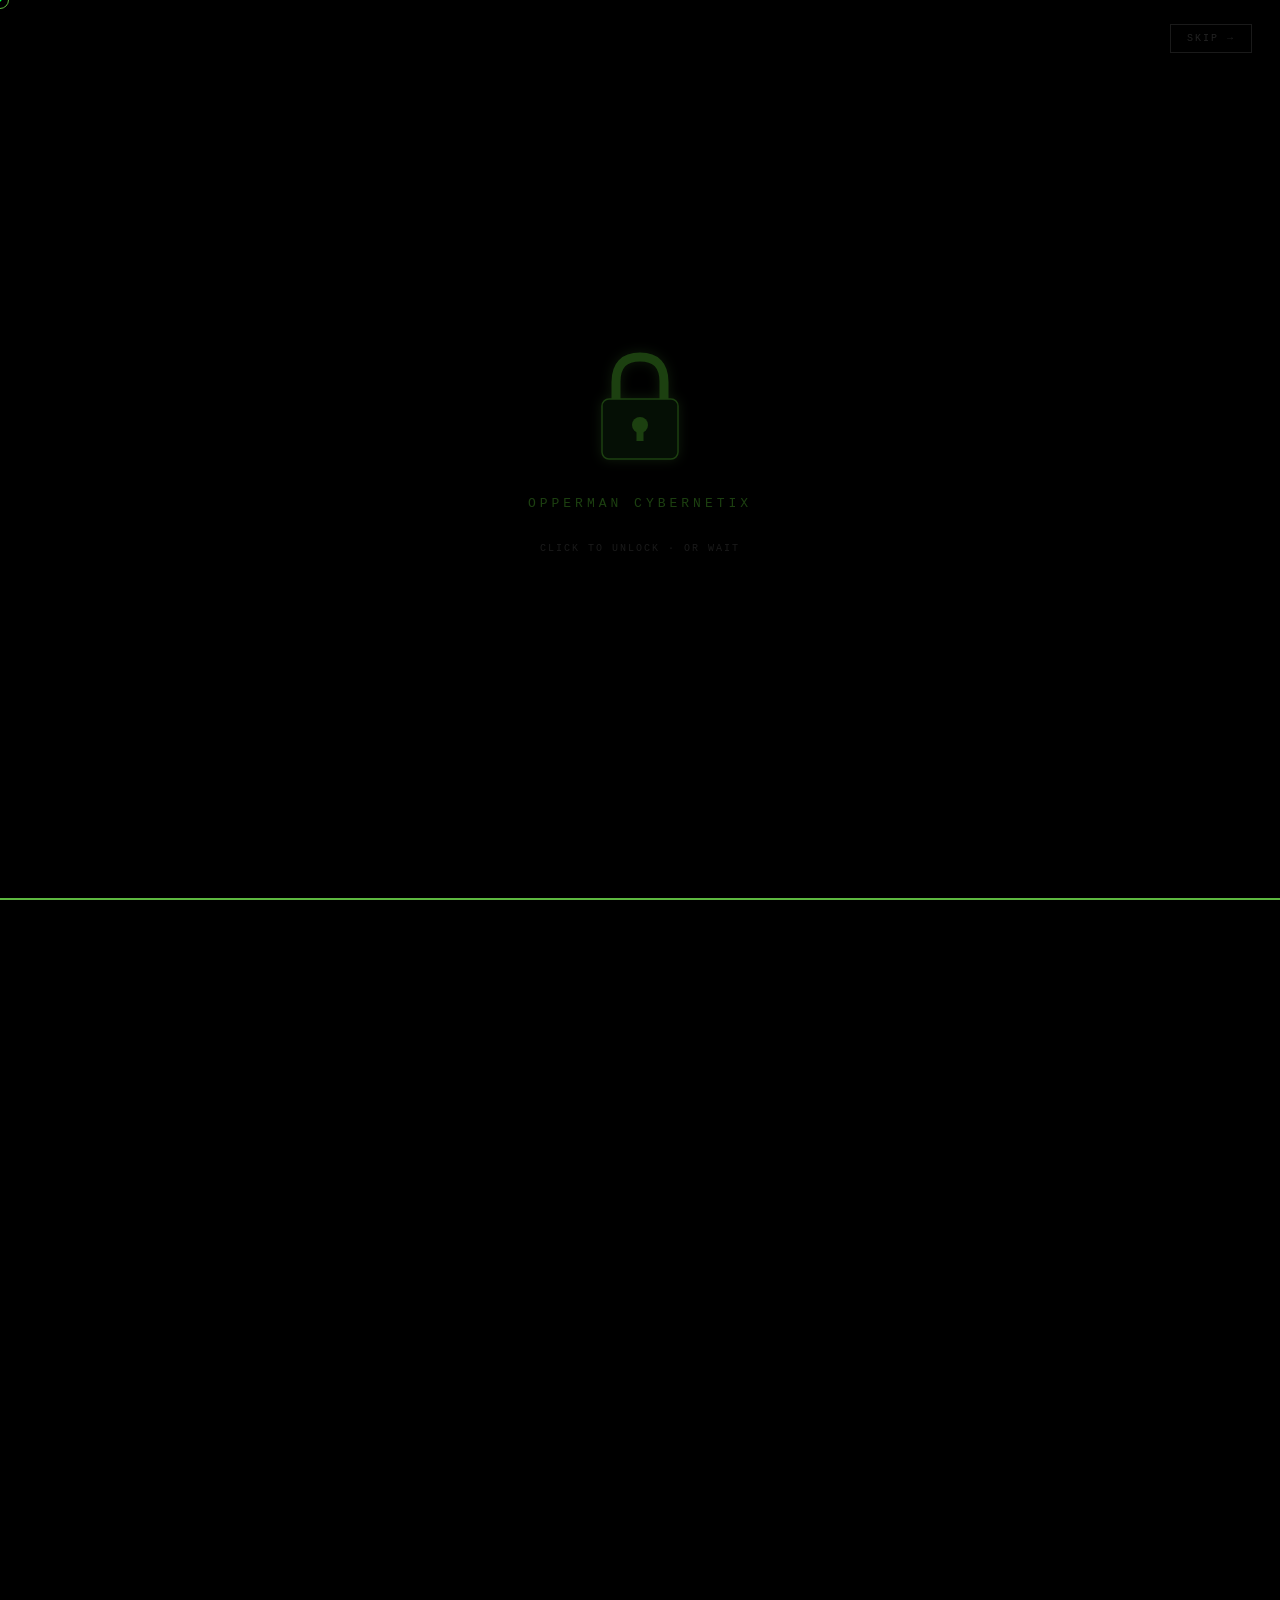
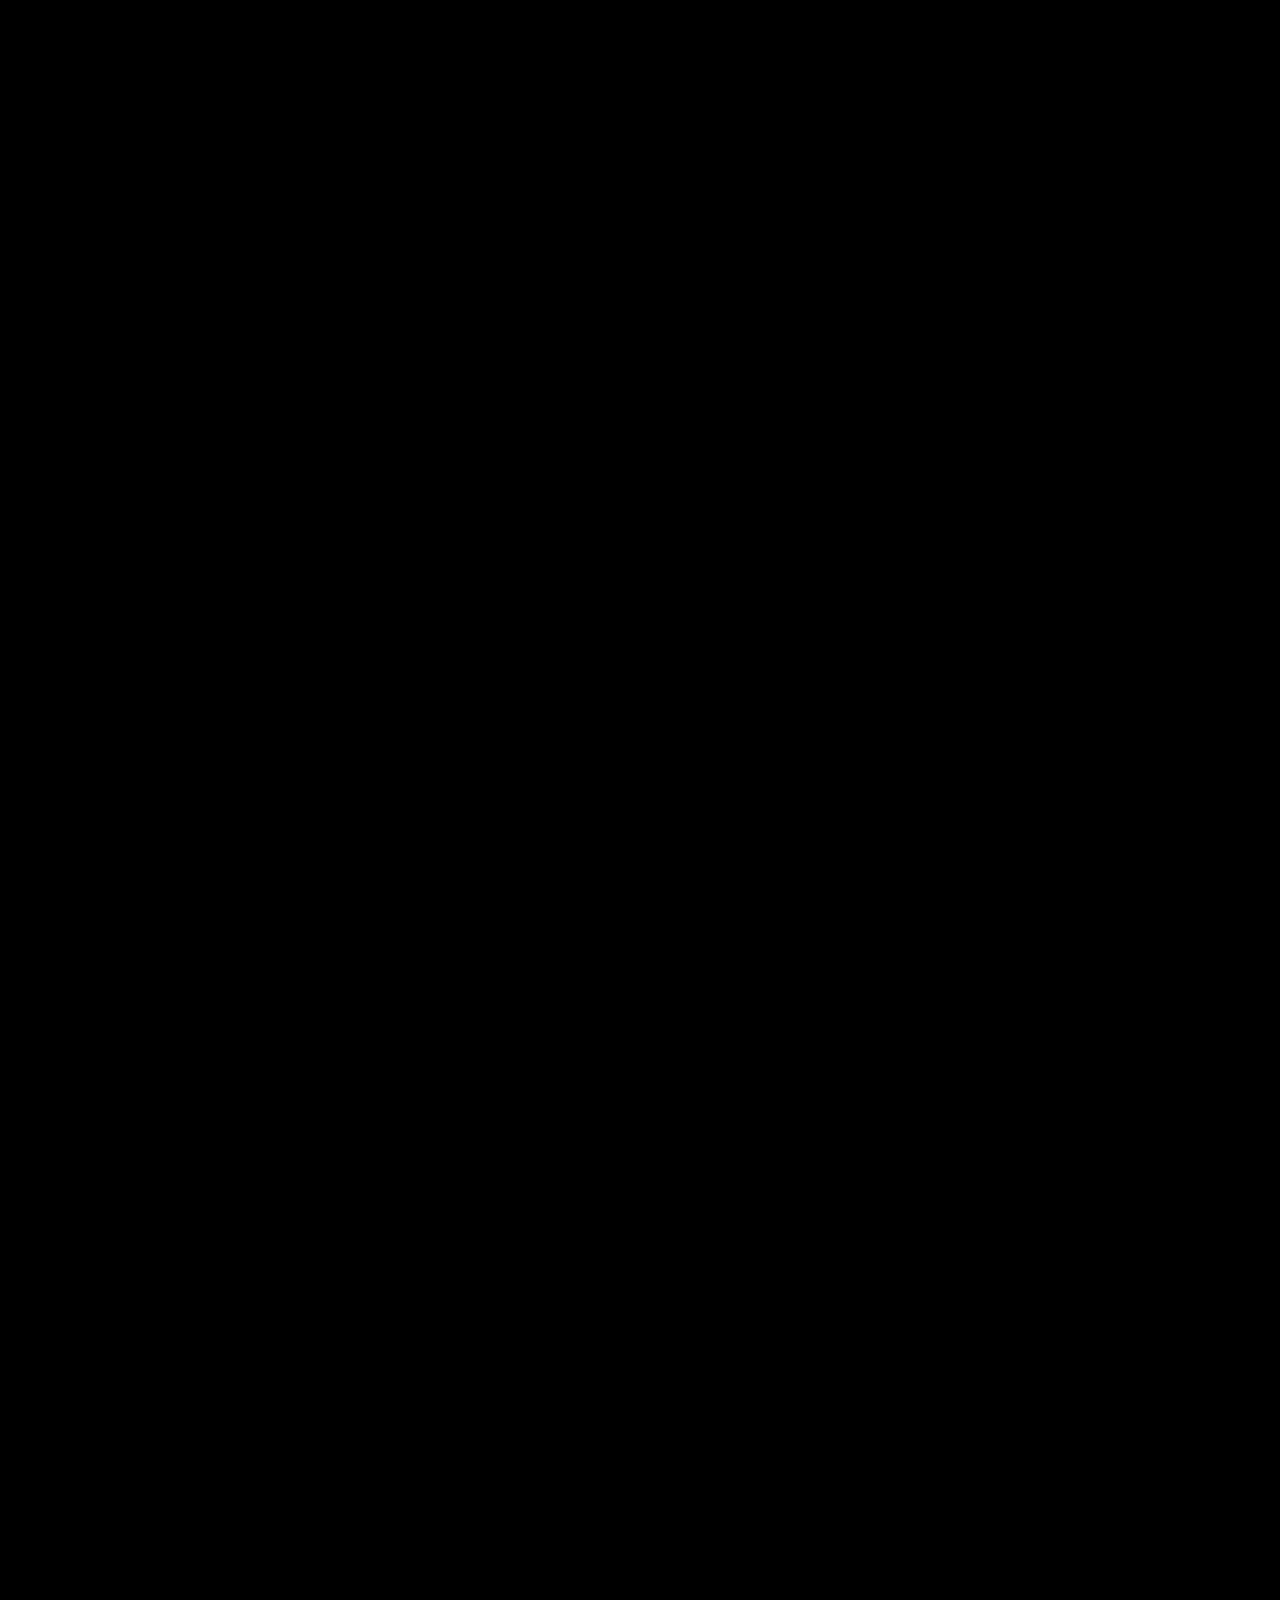
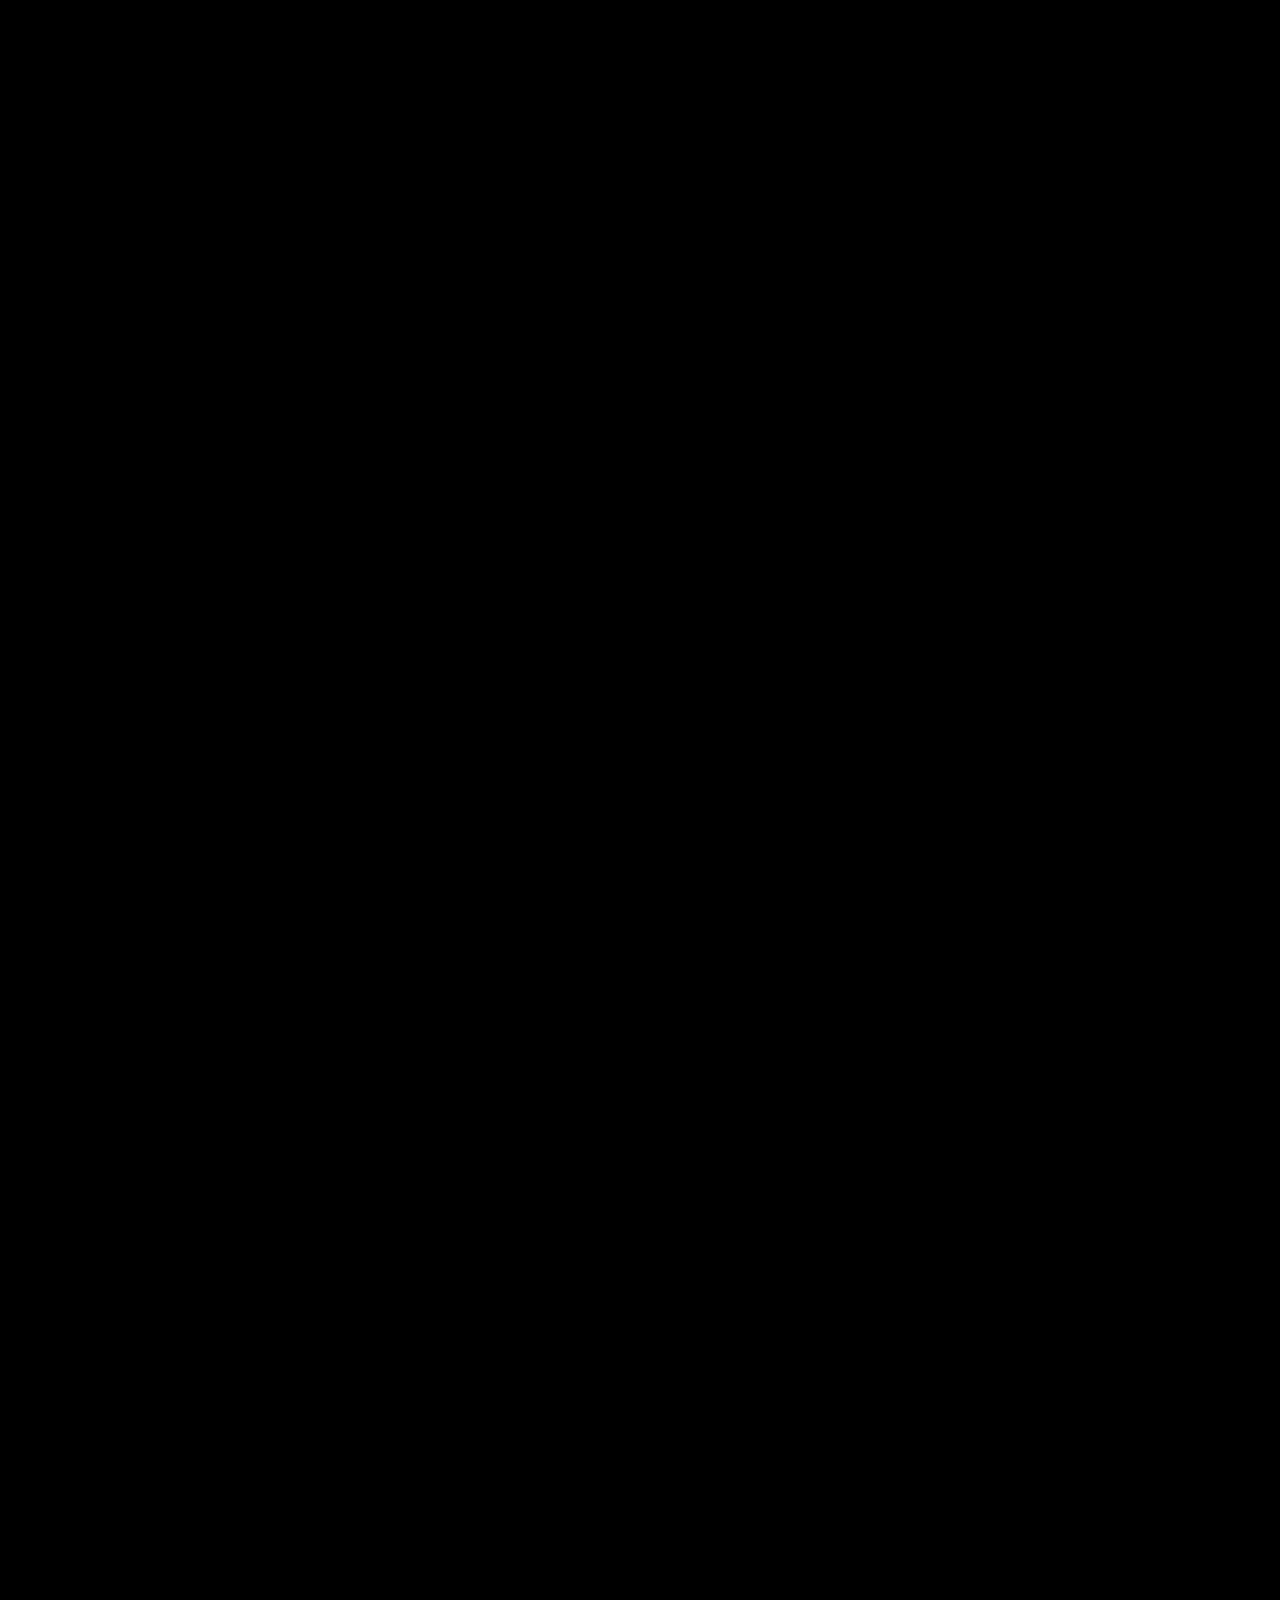
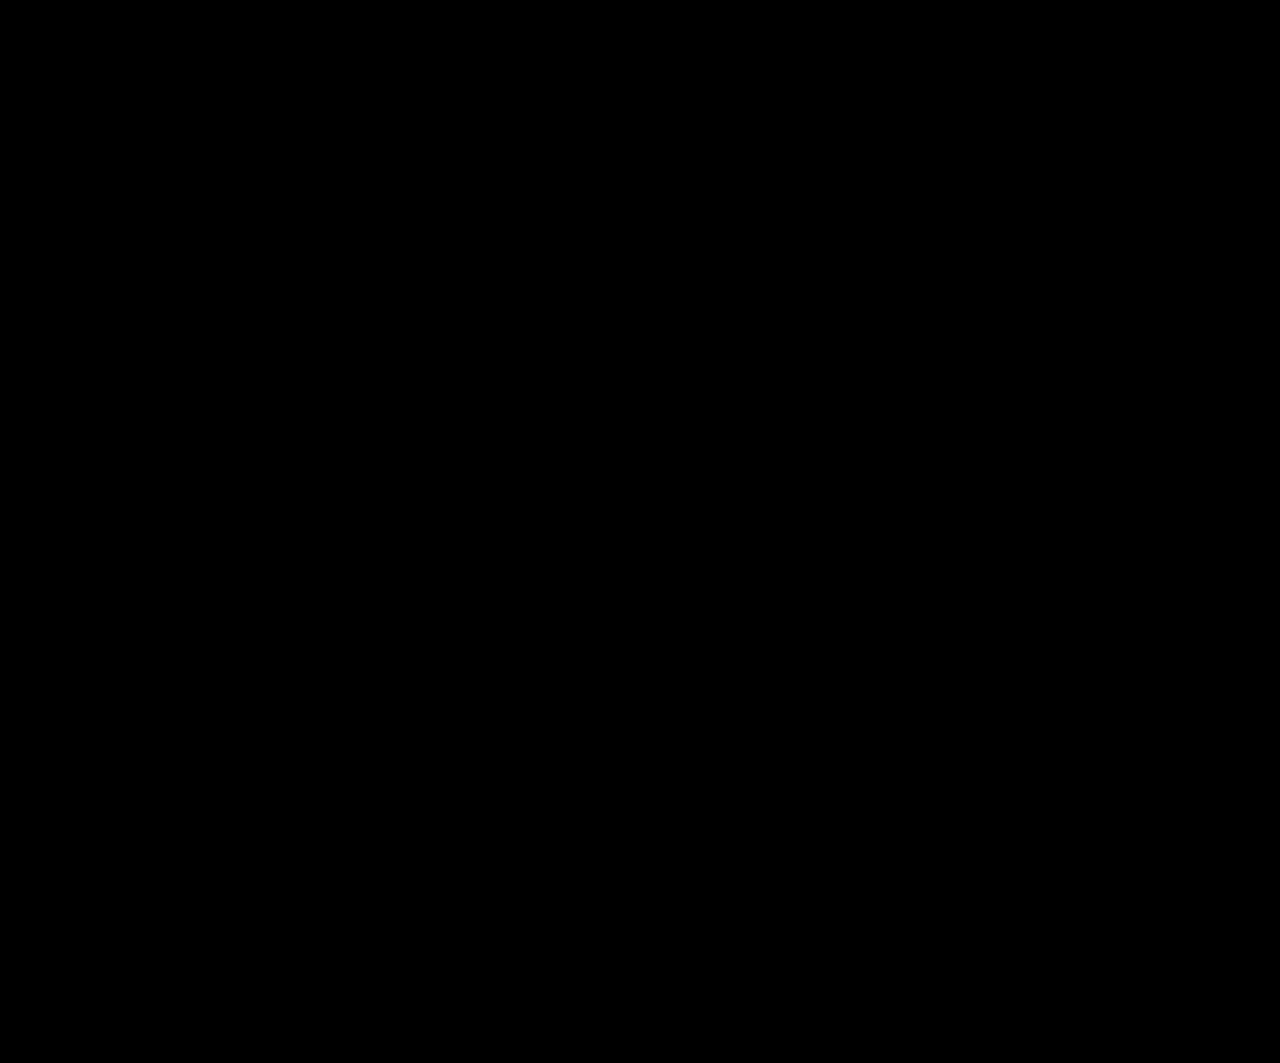
<file: index.html>
<!DOCTYPE html>
<html lang="en">
<head>
<meta charset="UTF-8">
<meta name="viewport" content="width=device-width, initial-scale=1.0">
<meta name="description" content="Opperman Cybernetix — Website security audits, Python automation, and Linux server setup. Based in Robertson, Western Cape.">
<title>Opperman Cybernetix — Secure Solutions</title>
<style>
*,*::before,*::after{margin:0;padding:0;box-sizing:border-box}
:root{--green:#5db840;--green-bright:#00ff41;--green-dim:#1c4010;--silver:#c0c0c0;--amber:#ffb020;--black:#000;--black-soft:#070d07;--white:#f0f0f0;--mono:'Courier New',monospace;--sans:'Segoe UI',system-ui,sans-serif}
html{scroll-behavior:smooth}
body{background:var(--black);color:var(--silver);font-family:var(--sans);overflow-x:hidden;cursor:none}
#cur{position:fixed;width:18px;height:18px;border:1.5px solid var(--green);border-radius:50%;pointer-events:none;z-index:99999;transform:translate(-50%,-50%);transition:transform 0.15s,border-color 0.2s,width 0.2s,height 0.2s;mix-blend-mode:screen}
#cur-dot{position:fixed;width:3px;height:3px;background:var(--green-bright);border-radius:50%;pointer-events:none;z-index:99999;transform:translate(-50%,-50%)}@media(pointer:coarse){#cur,#cur-dot{display:none!important}}
#intro{position:fixed;inset:0;background:var(--black);z-index:9999;display:flex;flex-direction:column;align-items:center;justify-content:center;gap:32px}
#lock-wrap{cursor:pointer;position:relative}
#lock-glow{position:absolute;inset:-30px;background:radial-gradient(circle,rgba(93,184,64,0.1),transparent 70%);border-radius:50%;opacity:0;transition:opacity 0.3s;pointer-events:none}
#lock-wrap:hover #lock-glow{opacity:1}
#lock-svg{display:block;filter:drop-shadow(0 0 6px rgba(93,184,64,0.15));transition:filter 0.3s}
#lock-wrap:hover #lock-svg{filter:drop-shadow(0 0 18px rgba(93,184,64,0.45))}
#lock-shackle{transition:all 0.5s cubic-bezier(0.23,1,0.32,1);transform-origin:50% 90%}
.lock-open #lock-shackle{transform:rotate(-48deg) translateX(-7px) translateY(-5px)}
.lock-open #lock-body-r{stroke:#5db840}
#lock-label{font-family:var(--mono);font-size:13px;letter-spacing:4px;color:var(--green-dim);text-align:center}
#lock-sub{font-family:var(--mono);font-size:10px;letter-spacing:2px;color:#1a1a1a;text-align:center;animation:breathe 2.5s ease-in-out infinite}
@keyframes breathe{0%,100%{opacity:0.3}50%{opacity:0.9}}
#skip-btn{position:fixed;top:24px;right:28px;font-family:var(--mono);font-size:10px;letter-spacing:2px;color:#222;border:1px solid #1a1a1a;padding:8px 16px;cursor:pointer;background:none;transition:all 0.2s;z-index:10000}
#skip-btn:hover{color:var(--green-dim);border-color:var(--green-dim)}
#intro-bar{position:fixed;bottom:0;left:0;height:2px;background:var(--green);z-index:10001;width:0;transition:width 3s linear}
#scan-line{position:fixed;top:0;left:0;right:0;height:2px;background:linear-gradient(90deg,transparent,var(--green),transparent);z-index:10000;display:none;box-shadow:0 0 12px var(--green)}
#bg-canvas{position:fixed;inset:0;z-index:0;pointer-events:none}
#main{position:relative;z-index:1;opacity:0;transition:opacity 0.6s}
#main.visible{opacity:1}
nav{position:fixed;top:0;left:0;right:0;padding:0 48px;height:64px;display:flex;align-items:center;justify-content:space-between;z-index:100;background:rgba(0,0,0,0.9);border-bottom:1px solid rgba(93,184,64,0.08);backdrop-filter:blur(8px)}
.nav-brand{display:flex;align-items:center;gap:12px;text-decoration:none}
.nav-mark{width:34px;height:34px;border:1.5px solid var(--green);border-radius:5px;display:flex;align-items:center;justify-content:center;font-family:var(--mono);font-size:11px;font-weight:900;color:var(--green);letter-spacing:1px}
.nav-name{font-family:var(--mono);font-size:12px;font-weight:700;color:var(--white);letter-spacing:2px}
.nav-links{display:flex;gap:28px;list-style:none}
.nav-links a{font-family:var(--mono);font-size:10px;letter-spacing:2px;color:rgba(93,184,64,0.55);text-decoration:none;text-transform:uppercase;transition:color 0.2s;position:relative}
.nav-links a::after{content:'';position:absolute;bottom:-4px;left:0;right:0;height:1px;background:var(--green);transform:scaleX(0);transition:transform 0.25s}
.nav-links a:hover{color:var(--green)}.nav-links a:hover::after{transform:scaleX(1)}
.nav-cta{padding:8px 20px;background:var(--green)!important;color:var(--black)!important;border-radius:3px;font-weight:700}
.nav-cta::after{display:none!important}.nav-cta:hover{transform:translateY(-1px);box-shadow:0 4px 18px rgba(93,184,64,0.35)!important}
#hero{min-height:100vh;display:flex;flex-direction:column;align-items:center;justify-content:center;text-align:center;padding:100px 48px 80px;position:relative}
.hero-badge{display:inline-flex;align-items:center;gap:8px;padding:6px 16px;border:1px solid rgba(93,184,64,0.4);border-radius:100px;font-family:var(--mono);font-size:10px;letter-spacing:2px;color:var(--green);margin-bottom:32px;opacity:0;animation:fadeUp 0.5s 0.1s forwards}
.badge-dot{width:6px;height:6px;background:var(--green);border-radius:50%;animation:breathe 2s ease-in-out infinite}
.hero-h1{font-family:var(--mono);font-size:clamp(36px,6vw,76px);font-weight:900;line-height:1.05;color:var(--white);margin-bottom:20px;opacity:0;animation:fadeUp 0.5s 0.2s forwards;letter-spacing:-1px}
.hero-h1 span{color:var(--green)}
.hero-sub{font-size:clamp(14px,2vw,18px);color:#666;line-height:1.65;max-width:540px;margin-bottom:16px;opacity:0;animation:fadeUp 0.5s 0.3s forwards}
#hero-tagline{font-family:var(--mono);font-size:12px;letter-spacing:3px;color:rgba(93,184,64,0.6);margin-bottom:48px;opacity:0;animation:fadeUp 0.5s 0.4s forwards;min-height:20px}
.hero-ctas{display:flex;gap:14px;flex-wrap:wrap;justify-content:center;opacity:0;animation:fadeUp 0.5s 0.5s forwards}
.btn-p{padding:14px 32px;background:var(--green);color:var(--black);font-family:var(--mono);font-size:11px;font-weight:700;letter-spacing:2px;text-decoration:none;text-transform:uppercase;border-radius:4px;transition:all 0.2s}
.btn-p:hover{transform:translateY(-2px);box-shadow:0 8px 28px rgba(93,184,64,0.4)}
.btn-s{padding:14px 32px;border:1px solid rgba(93,184,64,0.6);color:var(--green);font-family:var(--mono);font-size:11px;font-weight:700;letter-spacing:2px;text-decoration:none;text-transform:uppercase;border-radius:4px;transition:all 0.2s}
.btn-s:hover{border-color:var(--green);background:rgba(93,184,64,0.04);transform:translateY(-2px)}
.scroll-ind{position:absolute;bottom:36px;left:50%;transform:translateX(-50%);display:flex;flex-direction:column;align-items:center;gap:8px;opacity:0;animation:fadeUp 0.5s 1s forwards}
.scroll-ind span{font-family:var(--mono);font-size:9px;letter-spacing:3px;color:var(--green-dim)}
.scroll-line{width:1px;height:44px;background:linear-gradient(to bottom,var(--green),transparent);animation:scrollA 1.5s ease-in-out infinite}
@keyframes scrollA{0%{transform:scaleY(0);transform-origin:top}50%{transform:scaleY(1);transform-origin:top}51%{transform:scaleY(1);transform-origin:bottom}100%{transform:scaleY(0);transform-origin:bottom}}
.sec{padding:100px 48px;max-width:1160px;margin:0 auto}
.sec-label{font-family:var(--mono);font-size:10px;letter-spacing:4px;color:var(--green);text-transform:uppercase;margin-bottom:14px;text-shadow:0 0 10px rgba(93,184,64,0.4)}
.sec-title{font-size:clamp(26px,4vw,44px);font-weight:700;color:var(--white);line-height:1.1;margin-bottom:48px;text-shadow:0 0 20px rgba(255,255,255,0.1)}
.sec-div{width:48px;height:2px;background:var(--green);margin-bottom:48px}
#services{background:rgba(7,13,7,0.4);padding:100px 0}
.svc-inner{max-width:1160px;margin:0 auto;padding:0 48px}
.svc-grid{display:grid;grid-template-columns:repeat(auto-fit,minmax(250px,1fr));gap:1px;background:rgba(93,184,64,0.05)}
.svc-card{background:var(--black);padding:48px 32px;position:relative;overflow:hidden;transition:background 0.3s;opacity:0;transform:translateY(-70px) rotate(-3deg)}
.svc-card.drop{animation:cardDrop 0.65s cubic-bezier(0.34,1.38,0.64,1) forwards}
@keyframes cardDrop{0%{opacity:0;transform:translateY(-80px) rotate(-4deg)}65%{opacity:1;transform:translateY(5px) rotate(0.4deg)}82%{transform:translateY(-2px) rotate(0)}100%{opacity:1;transform:translateY(0) rotate(0)}}
.svc-card::before{content:'';position:absolute;top:0;left:0;right:0;height:2px;background:linear-gradient(90deg,transparent,var(--green),transparent);transform:scaleX(0);transition:transform 0.4s}
.svc-card:hover{background:var(--black-soft)}.svc-card:hover::before{transform:scaleX(1)}
.corner{position:absolute;width:12px;height:12px;opacity:0;transition:opacity 0.25s}
.svc-card:hover .corner{opacity:1}
.c-tl{top:10px;left:10px;border-top:1px solid var(--green);border-left:1px solid var(--green)}
.c-tr{top:10px;right:10px;border-top:1px solid var(--green);border-right:1px solid var(--green)}
.c-bl{bottom:10px;left:10px;border-bottom:1px solid var(--green);border-left:1px solid var(--green)}
.c-br{bottom:10px;right:10px;border-bottom:1px solid var(--green);border-right:1px solid var(--green)}
.svc-num{font-family:var(--mono);font-size:10px;letter-spacing:2px;color:rgba(93,184,64,0.5);margin-bottom:18px}
.svc-icon{width:38px;height:38px;color:var(--green);margin-bottom:18px}
.svc-title{font-size:17px;font-weight:700;color:var(--white);margin-bottom:12px}
.svc-desc{font-size:13px;line-height:1.75;color:#999}
.svc-tags{display:flex;flex-wrap:wrap;gap:6px;margin-top:18px}
.tag{font-family:var(--mono);font-size:9px;letter-spacing:1px;padding:3px 8px;border:1px solid rgba(93,184,64,0.3);color:rgba(93,184,64,0.6);border-radius:2px;text-transform:uppercase}
.why-grid{display:grid;grid-template-columns:repeat(3,1fr);gap:28px;margin-top:48px}
.why-item{padding:28px 22px;border:1px solid rgba(93,184,64,0.06);border-radius:4px;transition:border-color 0.3s}
.why-item:hover{border-color:rgba(93,184,64,0.2)}
.why-icon{font-size:26px;margin-bottom:14px}
.why-title{font-size:15px;font-weight:700;color:var(--white);margin-bottom:8px}
.why-desc{font-size:13px;line-height:1.7;color:#999}
#stats-bar{border-top:1px solid rgba(93,184,64,0.06);border-bottom:1px solid rgba(93,184,64,0.06);padding:64px 48px}
.stats-inner{max-width:1160px;margin:0 auto;display:grid;grid-template-columns:repeat(4,1fr);gap:48px;text-align:center}
.stat-num{font-family:var(--mono);font-size:clamp(32px,4vw,56px);font-weight:900;color:var(--green);line-height:1;margin-bottom:8px}
.stat-label{font-family:var(--mono);font-size:9px;letter-spacing:3px;color:rgba(93,184,64,0.5);text-transform:uppercase}
#about{display:grid;grid-template-columns:1fr 1fr;gap:80px;align-items:start;max-width:1160px;margin:0 auto;padding:100px 48px}
.about-text p{font-size:14px;line-height:1.85;color:#aaa;margin-bottom:14px}
.about-text p strong{color:var(--silver)}
.sk-grid{display:grid;grid-template-columns:1fr 1fr;gap:18px;margin-top:36px}
.sk-h{display:flex;justify-content:space-between;margin-bottom:6px}
.sk-n{font-family:var(--mono);font-size:11px;color:var(--silver)}
.sk-p{font-family:var(--mono);font-size:11px;color:var(--green)}
.sk-bar{height:2px;background:#111;border-radius:1px;overflow:hidden}
.sk-fill{height:100%;background:linear-gradient(90deg,var(--green-dim),var(--green));width:0;transition:width 1.2s cubic-bezier(0.23,1,0.32,1)}
.term-win{background:var(--black-soft);border:1px solid rgba(93,184,64,0.12);border-radius:6px;overflow:hidden;position:sticky;top:80px}
.term-bar{padding:10px 14px;background:#080808;border-bottom:1px solid rgba(93,184,64,0.08);display:flex;align-items:center;gap:6px}
.tdot{width:9px;height:9px;border-radius:50%}.td-r{background:#e53935}.td-y{background:#ffb020}.td-g{background:var(--green)}
.term-title{font-family:var(--mono);font-size:10px;color:var(--green-dim);margin-left:8px;letter-spacing:1px}
.term-body{padding:20px 20px 24px;font-family:var(--mono);font-size:12px;line-height:1.9}
.t-pr{color:var(--green)}.t-cm{color:var(--silver)}.t-ou{color:#888}.t-gr{color:var(--green)}
.t-cur{display:inline-block;width:7px;height:12px;background:var(--green-bright);animation:blink 0.8s step-end infinite;vertical-align:middle}
@keyframes blink{50%{opacity:0}}
#contact{text-align:center;max-width:1160px;margin:0 auto;padding:100px 48px}
.cc-grid{display:grid;grid-template-columns:repeat(3,1fr);gap:16px;max-width:580px;margin:48px auto 0}
.cc{padding:26px 18px;border:1px solid rgba(93,184,64,0.06);background:var(--black-soft);text-decoration:none;transition:all 0.3s;display:flex;flex-direction:column;align-items:center;gap:10px;border-radius:4px}
.cc:hover{border-color:rgba(93,184,64,0.3);transform:translateY(-4px);box-shadow:0 12px 36px rgba(93,184,64,0.07)}
.cc svg{color:var(--green)}.cc-l{font-family:var(--mono);font-size:9px;letter-spacing:2px;color:var(--green-dim);text-transform:uppercase}.cc-v{font-family:var(--mono);font-size:11px;color:var(--silver)}
footer{border-top:1px solid rgba(93,184,64,0.06);padding:32px 48px;display:flex;align-items:center;justify-content:space-between;font-family:var(--mono);font-size:10px;color:rgba(93,184,64,0.4);letter-spacing:1px}
@keyframes fadeUp{from{opacity:0;transform:translateY(16px)}to{opacity:1;transform:translateY(0)}}
.reveal{opacity:0;transform:translateY(20px);transition:opacity 0.5s,transform 0.5s}.reveal.shown{opacity:1;transform:translateY(0)}

/* ── Hamburger menu ── */
.hamburger{display:none;flex-direction:column;gap:5px;cursor:pointer;padding:8px;background:none;border:none}
.hamburger span{display:block;width:22px;height:2px;background:var(--green);border-radius:2px;transition:all 0.3s}
.hamburger.open span:nth-child(1){transform:translateY(7px) rotate(45deg)}
.hamburger.open span:nth-child(2){opacity:0}
.hamburger.open span:nth-child(3){transform:translateY(-7px) rotate(-45deg)}
.mobile-menu{position:fixed;top:64px;left:0;right:0;background:rgba(0,0,0,0.97);border-bottom:1px solid rgba(93,184,64,0.15);z-index:99;padding:16px 0;display:none;flex-direction:column}
.mobile-menu.open{display:flex}
.mobile-menu a{padding:14px 24px;font-family:var(--mono);font-size:13px;letter-spacing:2px;color:rgba(93,184,64,0.6);text-decoration:none;text-transform:uppercase;border-bottom:1px solid rgba(93,184,64,0.06);transition:color 0.2s}
.mobile-menu a:hover{color:var(--green)}
.mobile-menu .m-cta{background:var(--green);color:var(--black)!important;margin:12px 24px 4px;border-radius:4px;text-align:center;font-weight:700;border:none}
@media(max-width:900px){.hamburger{display:flex}}
@media(max-width:900px){nav{padding:0 20px}.nav-links{display:none}.sec{padding:70px 20px}#services{padding:70px 0}.svc-inner{padding:0 20px}#about{grid-template-columns:1fr;padding:70px 20px}.term-win{position:static}.stats-inner{grid-template-columns:1fr 1fr}.why-grid{grid-template-columns:1fr}.cc-grid{grid-template-columns:1fr;max-width:280px}#contact{padding:70px 20px}footer{flex-direction:column;gap:10px;text-align:center;padding:28px 20px}#hero{padding:80px 20px 60px}}
@media(prefers-reduced-motion:reduce){*,*::before,*::after{animation-duration:0.01ms!important;transition-duration:0.01ms!important}}

/* Process */
.process-grid{display:grid;grid-template-columns:repeat(3,1fr);gap:0;margin-top:48px;position:relative}
.process-grid::before{content:'';position:absolute;top:28px;left:calc(16.67% + 16px);right:calc(16.67% + 16px);height:1px;background:linear-gradient(90deg,var(--green-dim),transparent)}
.process-step{padding:0 32px 0 0;position:relative}
.step-num{font-family:var(--mono);font-size:32px;font-weight:900;color:var(--green);line-height:1;margin-bottom:20px;opacity:0.6}
.step-line{width:32px;height:2px;background:var(--green);margin-bottom:20px}
.step-title{font-size:16px;font-weight:700;color:var(--white);margin-bottom:10px}
.step-desc{font-size:13px;line-height:1.75;color:#999}

/* Pricing */
.price-inner{max-width:1160px;margin:0 auto;padding:0 48px}
.price-grid{display:grid;grid-template-columns:repeat(4,1fr);gap:1px;background:rgba(93,184,64,0.05)}
.price-card{background:var(--black);padding:40px 28px;position:relative;transition:background 0.3s}
.price-card:hover{background:var(--black-soft)}
.price-badge{position:absolute;top:0;left:28px;font-family:var(--mono);font-size:9px;letter-spacing:2px;color:var(--black);background:var(--green);padding:4px 10px;text-transform:uppercase;border-radius:0 0 4px 4px}
.price-service{font-family:var(--mono);font-size:10px;letter-spacing:2px;color:var(--green-dim);text-transform:uppercase;margin-bottom:20px;margin-top:8px}
.price-amount{font-family:var(--mono);font-size:38px;font-weight:900;color:var(--white);line-height:1;margin-bottom:4px}
.price-period{font-family:var(--mono);font-size:10px;letter-spacing:1px;color:#777;margin-bottom:28px}
.price-features{list-style:none;margin-bottom:28px}
.price-features li{font-size:13px;color:#999;padding:6px 0;border-bottom:1px solid #0a0a0a;display:flex;align-items:center;gap:8px}
.price-features li::before{content:'✓';color:var(--green);font-family:var(--mono);font-size:11px;flex-shrink:0}
.price-btn{display:block;text-align:center;padding:12px;border:1px solid rgba(93,184,64,0.25);color:var(--green);font-family:var(--mono);font-size:11px;font-weight:700;letter-spacing:2px;text-decoration:none;text-transform:uppercase;border-radius:3px;transition:all 0.2s}
.price-btn:hover{background:var(--green);color:var(--black);border-color:var(--green)}

/* Testimonials */
.testi-grid{display:grid;grid-template-columns:repeat(3,1fr);gap:20px;margin-top:48px}
.testi-card{padding:36px 28px;border:1px solid rgba(93,184,64,0.06);background:var(--black-soft);border-radius:4px;transition:border-color 0.3s;position:relative}
.testi-card:hover{border-color:rgba(93,184,64,0.2)}
.testi-quote{font-size:48px;line-height:0.8;color:var(--green-dim);font-family:Georgia,serif;margin-bottom:16px;display:block;opacity:0.4}
.testi-text{font-size:14px;line-height:1.75;color:#aaa;margin-bottom:24px;font-style:italic}
.testi-author{display:flex;align-items:center;gap:12px}
.testi-avatar{width:36px;height:36px;background:var(--green-dim);border-radius:50%;display:flex;align-items:center;justify-content:center;font-family:var(--mono);font-size:11px;font-weight:700;color:var(--green);flex-shrink:0}
.testi-name{font-size:13px;color:var(--silver);font-weight:600}
.testi-role{font-family:var(--mono);font-size:10px;letter-spacing:1px;color:#666;margin-top:2px}

@media(max-width:900px){
  .process-grid{grid-template-columns:1fr;gap:32px}
  .process-grid::before{display:none}
  .price-grid{grid-template-columns:1fr}
  .testi-grid{grid-template-columns:1fr}
  .price-inner{padding:0 20px}
}

/* ── Mobile improvements ── */
@media(max-width:600px){
  /* Hero */
  .hero-h1{font-size:36px;letter-spacing:-0.5px}
  .hero-sub{font-size:15px;color:#aaa}
  .hero-badge{font-size:9px;letter-spacing:1px}
  .hero-ctas{flex-direction:column;width:100%;padding:0 20px}
  .btn-p,.btn-s{width:100%;text-align:center;padding:16px;font-size:12px}

  /* Nav */
  .nav-name{display:none}
  nav{padding:0 16px;height:56px}

  /* Services */
  .svc-card{padding:32px 24px}
  .svc-title{font-size:16px}
  .svc-desc{font-size:13px}

  /* Stats - single column on tiny screens */
  .stats-inner{grid-template-columns:1fr 1fr;gap:24px;padding:0 20px}
  .stat-num{font-size:36px}
  #stats-bar{padding:48px 20px}

  /* Process */
  .process-step{padding:0}
  .step-num{font-size:24px}

  /* Pricing */
  .price-card{padding:32px 20px}
  .price-amount{font-size:32px}
  #pricing{padding:70px 0}

  /* Testimonials */
  .testi-card{padding:24px 20px}

  /* About */
  #about{gap:40px}
  .sk-grid{grid-template-columns:1fr}

  /* Contact */
  .cc-grid{grid-template-columns:1fr;max-width:100%}
  .cc{flex-direction:row;justify-content:flex-start;padding:16px 20px;gap:16px}
  .cc-v{font-size:12px}

  /* Section titles */
  .sec-title{font-size:26px}
  .sec{padding:60px 16px}
  .svc-inner{padding:0 16px}

  /* Why grid */
  .why-grid{gap:16px}
  .why-item{padding:20px 16px}

  /* Footer */
  footer{font-size:9px;gap:8px;padding:20px 16px}

  /* Pricing inner */
  .price-inner{padding:0 16px}

  /* Process */
  .process-grid{gap:24px}
}
</style>
</head>
<body>
<div id="cur"></div><div id="cur-dot"></div>
<div id="intro">
  <div id="lock-wrap" onclick="unlockSite()">
    <div id="lock-glow"></div>
    <svg id="lock-svg" width="100" height="118" viewBox="0 0 100 118">
      <path id="lock-shackle" d="M26 58 L26 36 Q26 11 50 11 Q74 11 74 36 L74 58" fill="none" stroke="#1c4010" stroke-width="9" stroke-linecap="round"/>
      <rect id="lock-body-r" x="12" y="53" width="76" height="60" rx="7" fill="#050f05" stroke="#1c4010" stroke-width="1.5"/>
      <circle cx="50" cy="79" r="8" fill="#1c4010"/>
      <path d="M46.5 79 L46.5 95 L53.5 95 L53.5 79" fill="#1c4010"/>
    </svg>
  </div>
  <div id="lock-label">OPPERMAN CYBERNETIX</div>
  <div id="lock-sub">CLICK TO UNLOCK · OR WAIT</div>
</div>
<button id="skip-btn" onclick="unlockSite()">SKIP →</button>
<div id="intro-bar"></div>
<div id="scan-line"></div>
<canvas id="bg-canvas"></canvas>
<div id="main">
    <nav>
    <a href="#" class="nav-brand">
      <div class="nav-mark">OC</div>
      <span class="nav-name">OPPERMAN CYBERNETIX</span>
    </a>
    <ul class="nav-links">
      <li><a href="#services">Services</a></li>
      <li><a href="#about">About</a></li>
      <li><a href="#process">Process</a></li><li><a href="#pricing">Pricing</a></li><li><a href="https://blog.opperman.dev" target="_blank">Blog</a></li>
      <li><a href="https://cv.opperman.dev" target="_blank">CV</a></li>
      <li><a href="https://distrohub.opperman.dev" target="_blank">DistroHub</a></li>
      <li><a href="https://opperman.dev/nightostrich" target="_blank">Night Ostrich</a></li>
      <li><a href="game.html" target="_blank" rel="noopener" onclick="window.open('game.html','_blank');return false;" style="color:var(--amber)!important">▶ Play</a></li>
      <li><a href="#contact" class="nav-cta">Contact Me</a></li>
    </ul>
    <button class="hamburger" id="hamburger" onclick="toggleMenu()">
      <span></span><span></span><span></span>
    </button>
  </nav>
  <!-- Mobile menu -->
  <div class="mobile-menu" id="mobile-menu">
    <a href="#services" onclick="closeMenu()">Services</a>
    <a href="#about" onclick="closeMenu()">About</a>
    <a href="#process" onclick="closeMenu()">Process</a>
    <a href="#pricing" onclick="closeMenu()">Pricing</a>
    <a href="https://blog.opperman.dev" target="_blank" onclick="closeMenu()">Blog</a>
    <a href="https://cv.opperman.dev" target="_blank" onclick="closeMenu()">CV</a>
    <a href="game.html" target="_blank" rel="noopener" onclick="closeMenu();window.open('game.html','_blank');return false;" style="color:var(--amber)!important">▶ Play</a>
    <a href="#contact" class="m-cta" onclick="closeMenu()">Contact Me</a>
  </div>
  <section id="hero">
    <div class="hero-badge"><div class="badge-dot"></div>Robertson, Western Cape · South Africa</div>
    <h1 class="hero-h1">I protect your<br>business <span>online.</span></h1>
    <p class="hero-sub">Website security audits, Python automation, and Linux server setup — for businesses that can't afford to get hacked.</p>
    <p id="hero-tagline"></p>
    <div class="hero-ctas">
      <a href="#services" class="btn-p">See What I Do</a>
      <a href="#contact" class="btn-s">Get in Touch</a>
    </div>
    <div class="scroll-ind"><span>Scroll</span><div class="scroll-line"></div></div>
  </section>
  <div id="services">
    <div class="svc-inner">
      <p class="sec-label reveal">Services</p>
      <h2 class="sec-title reveal">What I can do for your business</h2>
      <div class="svc-grid">
        <div class="svc-card" data-delay="0"><div class="corner c-tl"></div><div class="corner c-tr"></div><div class="corner c-bl"></div><div class="corner c-br"></div><p class="svc-num">01 /</p><svg class="svc-icon" viewBox="0 0 40 40" fill="none" stroke="currentColor" stroke-width="1.5"><rect x="4" y="4" width="32" height="32" rx="3"/><path d="M12 20l5 5 11-10" stroke-linecap="round" stroke-linejoin="round"/></svg><h3 class="svc-title">Website Security Audits</h3><p class="svc-desc">I scan your website for vulnerabilities — SQL injection, cross-site scripting, authentication weaknesses — and give you a clear report with exactly what to fix.</p><div class="svc-tags"><span class="tag">Vulnerability Scan</span><span class="tag">PDF Report</span><span class="tag">Fix Guidance</span></div></div>
        <div class="svc-card" data-delay="160"><div class="corner c-tl"></div><div class="corner c-tr"></div><div class="corner c-bl"></div><div class="corner c-br"></div><p class="svc-num">02 /</p><svg class="svc-icon" viewBox="0 0 40 40" fill="none" stroke="currentColor" stroke-width="1.5"><rect x="6" y="6" width="28" height="20" rx="2"/><path d="M12 34h16M20 26v8" stroke-linecap="round"/><path d="M12 16l4 4-4 4M22 24h8" stroke-linecap="round"/></svg><h3 class="svc-title">Python Automation</h3><p class="svc-desc">Custom scripts that automate repetitive tasks eating your time. Data processing, report generation, notifications, integrations — if it's manual, it can be automated.</p><div class="svc-tags"><span class="tag">Custom Scripts</span><span class="tag">Integrations</span><span class="tag">Bots</span></div></div>
        <div class="svc-card" data-delay="320"><div class="corner c-tl"></div><div class="corner c-tr"></div><div class="corner c-bl"></div><div class="corner c-br"></div><p class="svc-num">03 /</p><svg class="svc-icon" viewBox="0 0 40 40" fill="none" stroke="currentColor" stroke-width="1.5"><rect x="3" y="8" width="34" height="22" rx="2"/><path d="M13 30v4M27 30v4M8 34h24" stroke-linecap="round"/><circle cx="20" cy="19" r="6"/></svg><h3 class="svc-title">Website Development</h3><p class="svc-desc">Fast, professional websites built with security from the start. Clean code, mobile-friendly, and designed to represent your business properly online.</p><div class="svc-tags"><span class="tag">HTML/CSS/JS</span><span class="tag">Flask</span><span class="tag">Mobile-Ready</span></div></div>
        <div class="svc-card" data-delay="480"><div class="corner c-tl"></div><div class="corner c-tr"></div><div class="corner c-bl"></div><div class="corner c-br"></div><p class="svc-num">04 /</p><svg class="svc-icon" viewBox="0 0 40 40" fill="none" stroke="currentColor" stroke-width="1.5"><rect x="4" y="4" width="32" height="32" rx="3"/><path d="M12 18h16M12 24h10" stroke-linecap="round"/><path d="M26 22l6 6-6 6" stroke-linecap="round" stroke-linejoin="round"/></svg><h3 class="svc-title">Linux & Server Setup</h3><p class="svc-desc">Properly configured and hardened Linux servers. Firewall, Fail2ban, SSH security, automated backups, and monitoring — so your server doesn't become a liability.</p><div class="svc-tags"><span class="tag">Ubuntu</span><span class="tag">Fedora</span><span class="tag">Hardening</span></div></div>
      </div>
    </div>
  </div>
  <section class="sec">
    <p class="sec-label reveal">Why Opperman Cybernetix</p>
    <h2 class="sec-title reveal">Security that actually makes sense</h2>
    <div class="why-grid">
      <div class="why-item reveal"><div class="why-icon">🔍</div><h3 class="why-title">Plain language reports</h3><p class="why-desc">No jargon. You get a clear PDF showing what was found, how serious it is, and exactly what to do about it.</p></div>
      <div class="why-item reveal"><div class="why-icon">⚡</div><h3 class="why-title">Built for small business</h3><p class="why-desc">Enterprise-level security practices at prices that make sense for South African businesses that aren't corporates.</p></div>
      <div class="why-item reveal"><div class="why-icon">🛠️</div><h3 class="why-title">I use these tools myself</h3><p class="why-desc">Every tool I recommend, every practice I suggest — I run it myself. My systems score 75/100 on independent security audits.</p></div>
    </div>
  </section>
  <div id="stats-bar">
    <div class="stats-inner">
      <div><div class="stat-num" data-target="100" data-suffix="%">0</div><div class="stat-label">Client Confidentiality</div></div>
      <div><div class="stat-num" data-target="4">0</div><div class="stat-label">Core Services</div></div>
      <div><div class="stat-num" data-target="48" data-suffix="h">0</div><div class="stat-label">Audit Turnaround</div></div>
      <div><div class="stat-num" data-target="24" data-suffix="/7">0</div><div class="stat-label">Monitoring</div></div>
    </div>
  </div>
  <section id="about">
    <div class="about-text">
      <p class="sec-label">About</p>
      <h2 class="sec-title" style="margin-bottom:24px">Johan Opperman</h2>
      <div class="sec-div"></div>
      <p>Based in Robertson, Western Cape, I founded <strong>Opperman Cybernetix</strong> to bring serious security to businesses that can't afford a full-time IT department.</p>
      <p>My background is practical — wildlife guiding, agriculture, facilities management, heavy machinery. Industries where <strong>systems either work or they don't</strong>. That mindset carries into cybersecurity.</p>
      <p>I'm actively building my skills and working towards my eJPT certification. <strong>Everything I build, I use myself first.</strong></p>
      <div class="sk-grid">
        <div><div class="sk-h"><span class="sk-n">Python</span><span class="sk-p">85%</span></div><div class="sk-bar"><div class="sk-fill" data-width="85"></div></div></div>
        <div><div class="sk-h"><span class="sk-n">Web Security</span><span class="sk-p">80%</span></div><div class="sk-bar"><div class="sk-fill" data-width="80"></div></div></div>
        <div><div class="sk-h"><span class="sk-n">Linux Admin</span><span class="sk-p">82%</span></div><div class="sk-bar"><div class="sk-fill" data-width="82"></div></div></div>
        <div><div class="sk-h"><span class="sk-n">Network Security</span><span class="sk-p">75%</span></div><div class="sk-bar"><div class="sk-fill" data-width="75"></div></div></div>
        <div><div class="sk-h"><span class="sk-n">Web Development</span><span class="sk-p">78%</span></div><div class="sk-bar"><div class="sk-fill" data-width="78"></div></div></div>
        <div><div class="sk-h"><span class="sk-n">Automation</span><span class="sk-p">88%</span></div><div class="sk-bar"><div class="sk-fill" data-width="88"></div></div></div>
      </div>
    </div>
    <div class="term-win">
      <div class="term-bar"><div class="tdot td-r"></div><div class="tdot td-y"></div><div class="tdot td-g"></div><span class="term-title">oppie@cybernetix ~ $</span></div>
      <div class="term-body">
        <div><span class="t-pr">[OC] oppie@cybernetix ~ ></span> <span class="t-cm">whoami</span></div>
        <div class="t-ou">Johan Opperman — Opperman Cybernetix</div>
        <div class="t-ou">Robertson, Western Cape, South Africa</div><br>
        <div><span class="t-pr">[OC] oppie@cybernetix ~ ></span> <span class="t-cm">cat services.txt</span></div>
        <div class="t-gr">✓ Website Security Audits</div>
        <div class="t-gr">✓ Python Automation</div>
        <div class="t-gr">✓ Website Development</div>
        <div class="t-gr">✓ Linux & Server Setup</div><br>
        <div><span class="t-pr">[OC] oppie@cybernetix ~ ></span> <span class="t-cm">lynis audit --quick</span></div>
        <div class="t-ou">Hardening index : <span class="t-gr">75 [###############  ]</span></div>
        <div class="t-ou">Firewall         : <span class="t-gr">Active ✓</span></div>
        <div class="t-ou">Intrusion detect : <span class="t-gr">Active ✓</span></div><br>
        <div><span class="t-pr">[OC] oppie@cybernetix ~ ></span> <span class="t-cur"></span></div>
      </div>
    </div>
  </section>
  
  <!-- How it Works -->
  <section class="sec" id="process">
    <p class="sec-label reveal">The Process</p>
    <h2 class="sec-title reveal">Simple. Clear. No surprises.</h2>
    <div class="process-grid">
      <div class="process-step reveal">
        <div class="step-num">01</div>
        <div class="step-line"></div>
        <h3 class="step-title">Get in Touch</h3>
        <p class="step-desc">Send me a WhatsApp or email. Tell me what you need — I'll get back to you within a few hours and we'll have a quick call to discuss.</p>
      </div>
      <div class="process-step reveal">
        <div class="step-num">02</div>
        <div class="step-line"></div>
        <h3 class="step-title">I Get to Work</h3>
        <p class="step-desc">Once we agree on scope and payment, I start immediately. No long waiting lists. Most audits and projects are completed within 48 hours.</p>
      </div>
      <div class="process-step reveal">
        <div class="step-num">03</div>
        <div class="step-line"></div>
        <h3 class="step-title">You Get Results</h3>
        <p class="step-desc">You receive a clear PDF report or working deliverable — with plain explanations, no jargon, and specific next steps you can act on immediately.</p>
      </div>
    </div>
  </section>

  <!-- Pricing -->
  <div id="pricing" style="background:rgba(7,13,7,0.4);padding:100px 0">
    <div class="price-inner">
      <p class="sec-label reveal">Pricing</p>
      <h2 class="sec-title reveal">Transparent pricing.<br>No hidden costs.</h2>
      <p class="reveal" style="color:#999;font-size:14px;max-width:480px;line-height:1.7;margin-bottom:56px">All prices in ZAR. Payment upfront via EFT or PayPal. Custom quotes available for larger projects.</p>
      <div class="price-grid">
        <div class="price-card reveal">
          <div class="price-badge">Most Popular</div>
          <div class="price-service">Security Audit</div>
          <div class="price-amount">R<span class="price-num" data-target="1500">0</span></div>
          <div class="price-period">per website</div>
          <ul class="price-features">
            <li>Full vulnerability scan</li>
            <li>OWASP Top 10 checks</li>
            <li>Detailed PDF report</li>
            <li>Remediation guidance</li>
            <li>1 follow-up scan included</li>
          </ul>
          <a href="https://wa.me/27799231887?text=Hi%20Johan%2C%20I%27m%20interested%20in%20a%20Security%20Audit" class="price-btn">Get Started</a>
        </div>
        <div class="price-card reveal">
          <div class="price-service">Python Automation</div>
          <div class="price-amount">R<span class="price-num" data-target="800">0</span></div>
          <div class="price-period">starting from</div>
          <ul class="price-features">
            <li>Custom script development</li>
            <li>API integrations</li>
            <li>Automated reports & alerts</li>
            <li>Source code included</li>
            <li>1 week of support</li>
          </ul>
          <a href="https://wa.me/27799231887?text=Hi%20Johan%2C%20I%27m%20interested%20in%20Python%20Automation" class="price-btn">Get Started</a>
        </div>
        <div class="price-card reveal">
          <div class="price-service">Website Development</div>
          <div class="price-amount">R<span class="price-num" data-target="2500">0</span></div>
          <div class="price-period">starting from</div>
          <ul class="price-features">
            <li>Professional design</li>
            <li>Mobile responsive</li>
            <li>Security hardened</li>
            <li>Domain & hosting guidance</li>
            <li>2 weeks of support</li>
          </ul>
          <a href="https://wa.me/27799231887?text=Hi%20Johan%2C%20I%27m%20interested%20in%20a%20Website" class="price-btn">Get Started</a>
        </div>
        <div class="price-card reveal">
          <div class="price-service">Server Setup & Hardening</div>
          <div class="price-amount">R<span class="price-num" data-target="1200">0</span></div>
          <div class="price-period">per server</div>
          <ul class="price-features">
            <li>Full Linux configuration</li>
            <li>Firewall & Fail2ban setup</li>
            <li>SSH hardening</li>
            <li>Monitoring & backups</li>
            <li>Documentation included</li>
          </ul>
          <a href="https://wa.me/27799231887?text=Hi%20Johan%2C%20I%27m%20interested%20in%20Server%20Setup" class="price-btn">Get Started</a>
        </div>
      </div>
      <p class="reveal" style="color:#777;font-family:var(--mono);font-size:11px;letter-spacing:1px;margin-top:40px;text-align:center">Need something custom? <a href="mailto:cybernetix88@proton.me" style="color:var(--green);text-decoration:none">Email me</a> and we'll work something out.</p>
    </div>
  </div>

  <!-- Testimonials -->
  <section class="sec" id="testimonials">
    <p class="sec-label reveal">What People Say</p>
    <h2 class="sec-title reveal">Built on trust</h2>
    <div class="testi-grid">
      <div class="testi-card reveal">
        <div class="testi-quote">"</div>
        <p class="testi-text">Johan found vulnerabilities in our website that we had no idea about. The report was clear, the fixes were straightforward, and he was available to answer questions throughout. Highly recommended.</p>
        <div class="testi-author">
          <div class="testi-avatar">JM</div>
          <div><div class="testi-name">— Small Business Owner</div><div class="testi-role">Robertson, Western Cape</div></div>
        </div>
      </div>
      <div class="testi-card reveal">
        <div class="testi-quote">"</div>
        <p class="testi-text">He built us a Python script that saves us hours every week. Exactly what we asked for, delivered on time. Will definitely use Opperman Cybernetix again.</p>
        <div class="testi-author">
          <div class="testi-avatar">TK</div>
          <div><div class="testi-name">— Operations Manager</div><div class="testi-role">Cape Town, Western Cape</div></div>
        </div>
      </div>
      <div class="testi-card reveal">
        <div class="testi-quote">"</div>
        <p class="testi-text">Our server was a mess before Johan stepped in. Properly configured, secured, and documented. We finally know what's running on our own infrastructure.</p>
        <div class="testi-author">
          <div class="testi-avatar">PB</div>
          <div><div class="testi-name">— IT Coordinator</div><div class="testi-role">Stellenbosch, Western Cape</div></div>
        </div>
      </div>
    </div>
    <p class="reveal" style="color:#333;font-family:var(--mono);font-size:10px;letter-spacing:2px;text-align:center;margin-top:36px">PLACEHOLDER TESTIMONIALS — REPLACE WITH REAL ONES WHEN AVAILABLE</p>
  </section>

  <section id="contact">
    <p class="sec-label reveal">Contact</p>
    <h2 class="sec-title reveal">Ready to get started?</h2>
    <p class="reveal" style="color:#999;font-size:14px;max-width:440px;margin:0 auto;line-height:1.7">Whether you need a security audit, a website built, or something automated — get in touch and let's talk.</p>
    <div class="cc-grid">
      <a href="mailto:cybernetix88@proton.me" class="cc"><svg width="24" height="24" viewBox="0 0 24 24" fill="none" stroke="currentColor" stroke-width="1.5"><rect x="2" y="4" width="20" height="16" rx="2"/><path d="M2 7l10 7 10-7"/></svg><span class="cc-l">Email</span><span class="cc-v">cybernetix88@proton.me</span></a>
      <a href="https://wa.me/27799231887" class="cc"><svg width="24" height="24" viewBox="0 0 24 24" fill="none" stroke="currentColor" stroke-width="1.5"><path d="M21 11.5a8.38 8.38 0 01-.9 3.8 8.5 8.5 0 01-7.6 4.7 8.38 8.38 0 01-3.8-.9L3 21l1.9-5.7a8.38 8.38 0 01-.9-3.8 8.5 8.5 0 014.7-7.6 8.38 8.38 0 013.8-.9h.5a8.48 8.48 0 018 8v.5z"/></svg><span class="cc-l">WhatsApp</span><span class="cc-v">+27 79 923 1887</span></a>
      <a href="https://linkedin.com/in/johannes-opperman" class="cc"><svg width="24" height="24" viewBox="0 0 24 24" fill="none" stroke="currentColor" stroke-width="1.5"><rect x="2" y="2" width="20" height="20" rx="4"/><path d="M7 10v7M7 7v.01M12 10v7M12 13a3 3 0 016 0v4"/></svg><span class="cc-l">LinkedIn</span><span class="cc-v">Johannes Opperman</span></a>
    </div>
  </section>
  <footer>
    <span>[OC] OPPERMAN CYBERNETIX © 2026</span>
    <span>BUILDING SECURE SOLUTIONS WITH CODE</span>
    <span style="display:flex;gap:20px"><a href="https://blog.opperman.dev" target="_blank" style="color:var(--green-dim);text-decoration:none;transition:color 0.2s" onmouseover="this.style.color='#5db840'" onmouseout="this.style.color=''">Blog</a><a href="https://cv.opperman.dev" target="_blank" style="color:var(--green-dim);text-decoration:none;transition:color 0.2s" onmouseover="this.style.color='#5db840'" onmouseout="this.style.color=''">CV</a><span>Robertson, WC · ZA</span></span>
  </footer>
</div>
<script>
const cur=document.getElementById('cur'),curDot=document.getElementById('cur-dot');
let mx=0,my=0,cx=0,cy=0;
document.addEventListener('mousemove',e=>{mx=e.clientX;my=e.clientY;curDot.style.left=mx+'px';curDot.style.top=my+'px'});
(function ac(){cx+=(mx-cx)*.25;cy+=(my-cy)*.25;cur.style.left=cx+'px';cur.style.top=cy+'px';requestAnimationFrame(ac)})();
document.querySelectorAll('a,button,.svc-card,#lock-wrap').forEach(el=>{
  el.addEventListener('mouseenter',()=>{cur.style.width='26px';cur.style.height='26px';cur.style.borderColor='#00ff41'});
  el.addEventListener('mouseleave',()=>{cur.style.width='18px';cur.style.height='18px';cur.style.borderColor='#5db840'});
});
const bgC=document.getElementById('bg-canvas'),bgX=bgC.getContext('2d');
let bW,bH,bN=[];
function bgR(){bW=bgC.width=window.innerWidth;bH=bgC.height=window.innerHeight}
bgR();window.addEventListener('resize',bgR);
(function(){bN=[];const n=Math.min(70,Math.floor(bW*bH/24000));for(let i=0;i<n;i++)bN.push({x:Math.random()*bW,y:Math.random()*bH,vx:(Math.random()-.5)*.25,vy:(Math.random()-.5)*.25,r:Math.random()*1.8+.8,p:Math.random()*Math.PI*2})})();
(function bl(){bgX.clearRect(0,0,bW,bH);bN.forEach(n=>{n.x+=n.vx;n.y+=n.vy;n.p+=.015;if(n.x<0||n.x>bW)n.vx*=-1;if(n.y<0||n.y>bH)n.vy*=-1});
for(let i=0;i<bN.length;i++)for(let j=i+1;j<bN.length;j++){const dx=bN[i].x-bN[j].x,dy=bN[i].y-bN[j].y,d=Math.sqrt(dx*dx+dy*dy);if(d<130){bgX.strokeStyle=`rgba(93,184,64,${(1-d/130)*.1})`;bgX.lineWidth=1;bgX.beginPath();bgX.moveTo(bN[i].x,bN[i].y);bgX.lineTo(bN[j].x,bN[j].y);bgX.stroke()}}
bN.forEach(n=>{const p=(Math.sin(n.p)+1)/2;bgX.fillStyle=`rgba(93,184,64,${.25+p*.3})`;bgX.beginPath();bgX.arc(n.x,n.y,n.r,0,Math.PI*2);bgX.fill()});requestAnimationFrame(bl)})();
let opened=false;
const bar=document.getElementById('intro-bar');
bar.style.width='100%';
const autoTimer=setTimeout(()=>unlockSite(),3000);
function unlockSite(){
  if(opened)return;opened=true;clearTimeout(autoTimer);
  document.getElementById('lock-svg').classList.add('lock-open');
  document.getElementById('lock-body-r').style.stroke='#5db840';
  document.getElementById('lock-shackle').style.stroke='#5db840';
  document.getElementById('lock-sub').textContent='ACCESS GRANTED';
  document.getElementById('lock-sub').style.color='#5db840';
  document.getElementById('skip-btn').style.display='none';
  setTimeout(()=>{
    const sl=document.getElementById('scan-line');sl.style.display='block';
    let sy=0;const si=setInterval(()=>{sy+=14;sl.style.top=sy+'px';if(sy>window.innerHeight){clearInterval(si);sl.style.display='none'}},16);
  },400);
  setTimeout(()=>{
    const intro=document.getElementById('intro');
    intro.style.transition='opacity 0.5s';intro.style.opacity='0';
    setTimeout(()=>{intro.style.display='none';document.getElementById('main').classList.add('visible');document.title='Opperman Cybernetix — Secure Solutions';typeTagline()},500);
  },1000);
}
function typeTagline(){
  const el=document.getElementById('hero-tagline');
  const text='BUILDING SECURE SOLUTIONS WITH CODE';
  let i=0;const iv=setInterval(()=>{el.textContent=text.slice(0,i)+(i<text.length?'█':'');if(i>=text.length){clearInterval(iv);el.textContent=text}i++},55);
}
let dropped=false;
function dropCards(){
  if(dropped)return;dropped=true;
  document.querySelectorAll('.svc-card').forEach((card,i)=>{
    setTimeout(()=>{
      card.classList.add('drop');
      setTimeout(()=>{card.style.transition='border-color 0.15s';card.style.borderColor='rgba(93,184,64,0.35)';setTimeout(()=>{card.style.borderColor='';card.style.transition=''},250)},600);
    },80+i*170);
  });
}
const obs=new IntersectionObserver(entries=>{
  entries.forEach(e=>{
    if(!e.isIntersecting)return;
    if(e.target.id==='services'||e.target.classList.contains('svc-grid'))dropCards();
    if(e.target.id==='about')document.querySelectorAll('.sk-fill').forEach(b=>{b.style.width=b.dataset.width+'%'});
    if(e.target.id==='stats-bar'){document.querySelectorAll('.stat-num').forEach(el=>{const tgt=parseInt(el.dataset.target),suf=el.dataset.suffix||'';let c=0;const step=tgt/50;const iv=setInterval(()=>{c=Math.min(c+step,tgt);el.textContent=Math.floor(c)+suf;if(c>=tgt)clearInterval(iv)},20)})}
    if(e.target.id==='pricing'){document.querySelectorAll('.price-num').forEach(el=>{const tgt=parseInt(el.dataset.target);let c=0;const step=tgt/60;const iv=setInterval(()=>{c=Math.min(c+step,tgt);el.textContent=Math.floor(c).toLocaleString();if(c>=tgt)clearInterval(iv)},16)})}
    if(e.target.classList.contains('reveal'))e.target.classList.add('shown');
  });
},{threshold:0.15});
document.querySelectorAll('#services,.svc-grid,#about,#stats-bar,#pricing,.reveal').forEach(el=>obs.observe(el));

// Fix anchor links after intro reveals
function toggleMenu(){
  document.getElementById('hamburger').classList.toggle('open');
  document.getElementById('mobile-menu').classList.toggle('open');
}
function closeMenu(){
  document.getElementById('hamburger').classList.remove('open');
  document.getElementById('mobile-menu').classList.remove('open');
}
document.querySelectorAll('a[href^="#"]').forEach(a=>{
  a.addEventListener('click',e=>{
    const target=document.querySelector(a.getAttribute('href'));
    if(target){
      e.preventDefault();
      setTimeout(()=>{
        target.scrollIntoView({behavior:'smooth',block:'start'});
      },50);
    }
  });
});
</script>
</body>
</html>
</file>
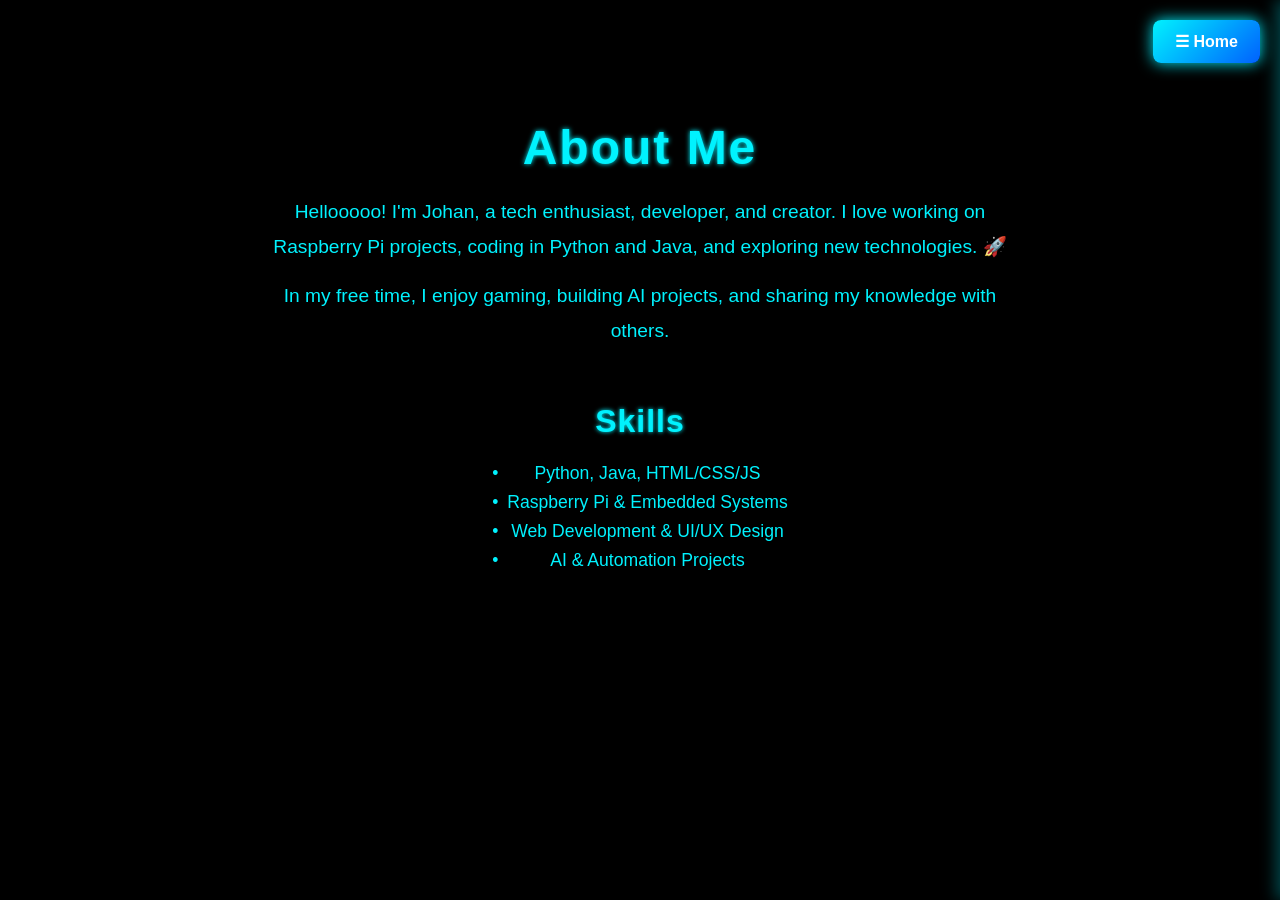
<file: about.html>
<!DOCTYPE html>
<html lang="en">
<head>
  <meta charset="UTF-8">
  <meta name="viewport" content="width=device-width, initial-scale=1">
  <title>About Johan Opperman</title>
  <link rel="stylesheet" href="style.css">
  <!-- Favicon -->
  <link rel="icon" type="image/png" sizes="32x32" href="21fd8100-6341-4d18-8f00-1d67c7ad059d.png">
</head>
<body>

  <!-- Sidebar -->
  <div id="sidebar" class="sidebar">
    <a href="javascript:void(0)" class="closebtn" onclick="toggleSidebar()">&times;</a>
    <a href="index.html">Home</a>
    <a href="about.html" class="active">About</a>
    <a href="cv.html">CV</a>
    <a href="contact.html">Contact</a>
  </div>

  <!-- Toggle Button -->
  <button class="explore-button" onclick="toggleSidebar()">☰ Home</button>

  <!-- About Section -->
  <section class="about-content">
    <h1>About Me</h1>
    <p>Hellooooo! I'm Johan, a tech enthusiast, developer, and creator. I love working on Raspberry Pi projects, coding in Python and Java, and exploring new technologies. 🚀</p>

    <p>In my free time, I enjoy gaming, building AI projects, and sharing my knowledge with others.</p>

    <h2>Skills</h2>
    <ul>
      <li>Python, Java, HTML/CSS/JS</li>
      <li>Raspberry Pi & Embedded Systems</li>
      <li>Web Development & UI/UX Design</li>
      <li>AI & Automation Projects</li>
    </ul>
  </section>

  <!-- Sidebar Toggle Script -->
  <script>
    function toggleSidebar() {
      document.getElementById("sidebar").classList.toggle("active");
    }
  </script>

</body>
</html>
</file>
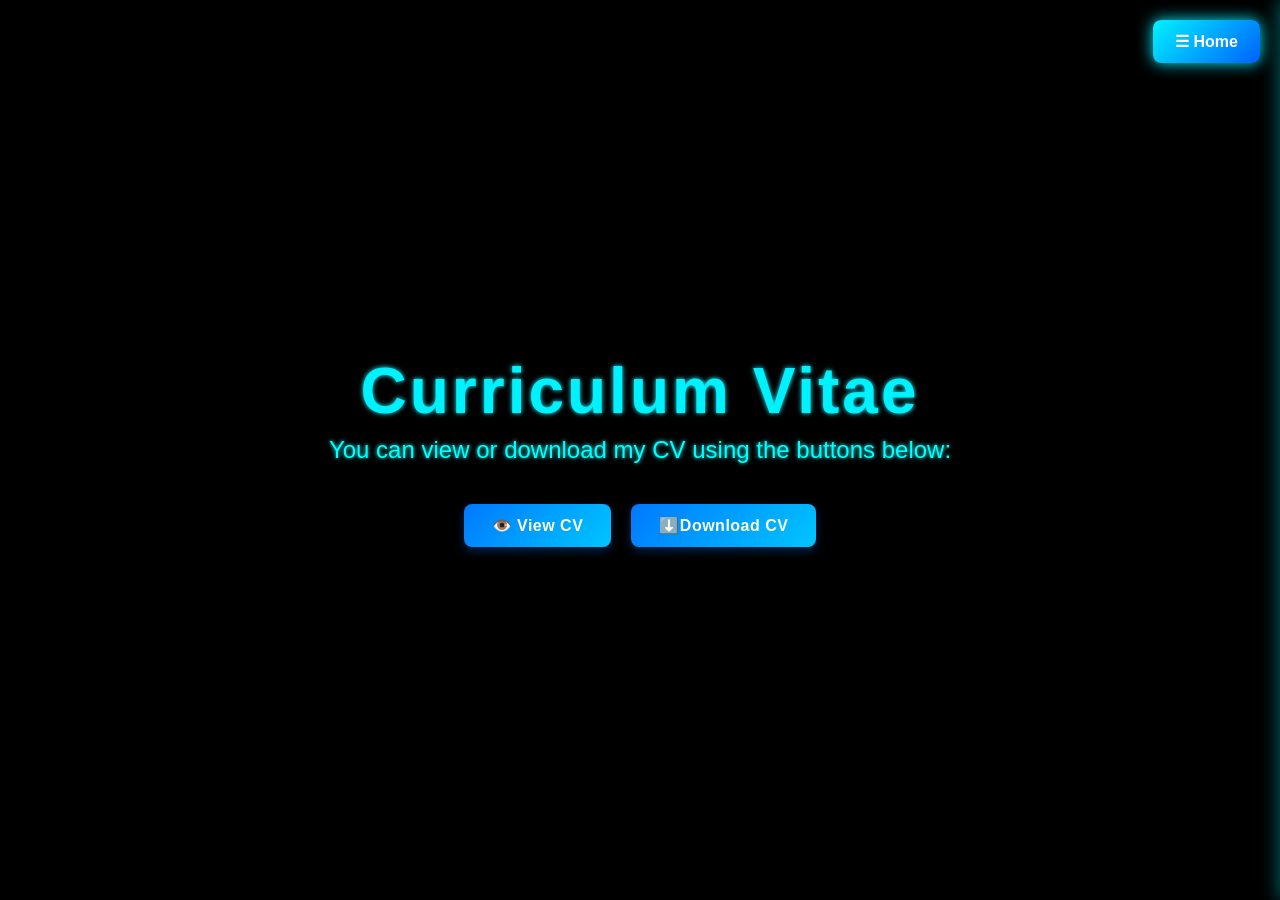
<file: cv.html>
<!DOCTYPE html>
<html lang="en">
<head>
  <meta charset="UTF-8" />
  <meta name="viewport" content="width=device-width, initial-scale=1" />
  <title>Johan Opperman - CV</title>
  <link rel="stylesheet" href="style.css" />
  <!-- Favicon -->
  <link rel="icon" type="image/png" sizes="32x32" href="21fd8100-6341-4d18-8f00-1d67c7ad059d.png">
</head>
<body>

  <!-- Sidebar (same as main page) -->
  <div id="sidebar" class="sidebar">
    <a href="javascript:void(0)" class="closebtn" onclick="toggleSidebar()">&times;</a>
    <a href="index.html">Home</a>
    <a href="about.html">About</a>
    <a href="cv.html">CV</a>
    <a href="contact.html">Contact</a>
  </div>



  <!-- Hero / CV Section -->
  <div class="hero">
    <div class="hero-content">
      <h1>Curriculum Vitae</h1>
      <p>You can view or download my CV using the buttons below:</p>

      <div class="cv-buttons">
        <a href="Johan_Opperman_CV.pdf" target="_blank" class="btn">👁️ View CV</a>
        <a href="Johan_Opperman_CV.pdf" download class="btn">⬇️Download CV</a>
      </div>
    </div>
    <button class="explore-button" onclick="toggleSidebar()">☰ Home</button>
  </div>

  <script>
    function toggleSidebar() {
      document.getElementById("sidebar").classList.toggle("active");
    }
  </script>

</body>
</html>
</file>
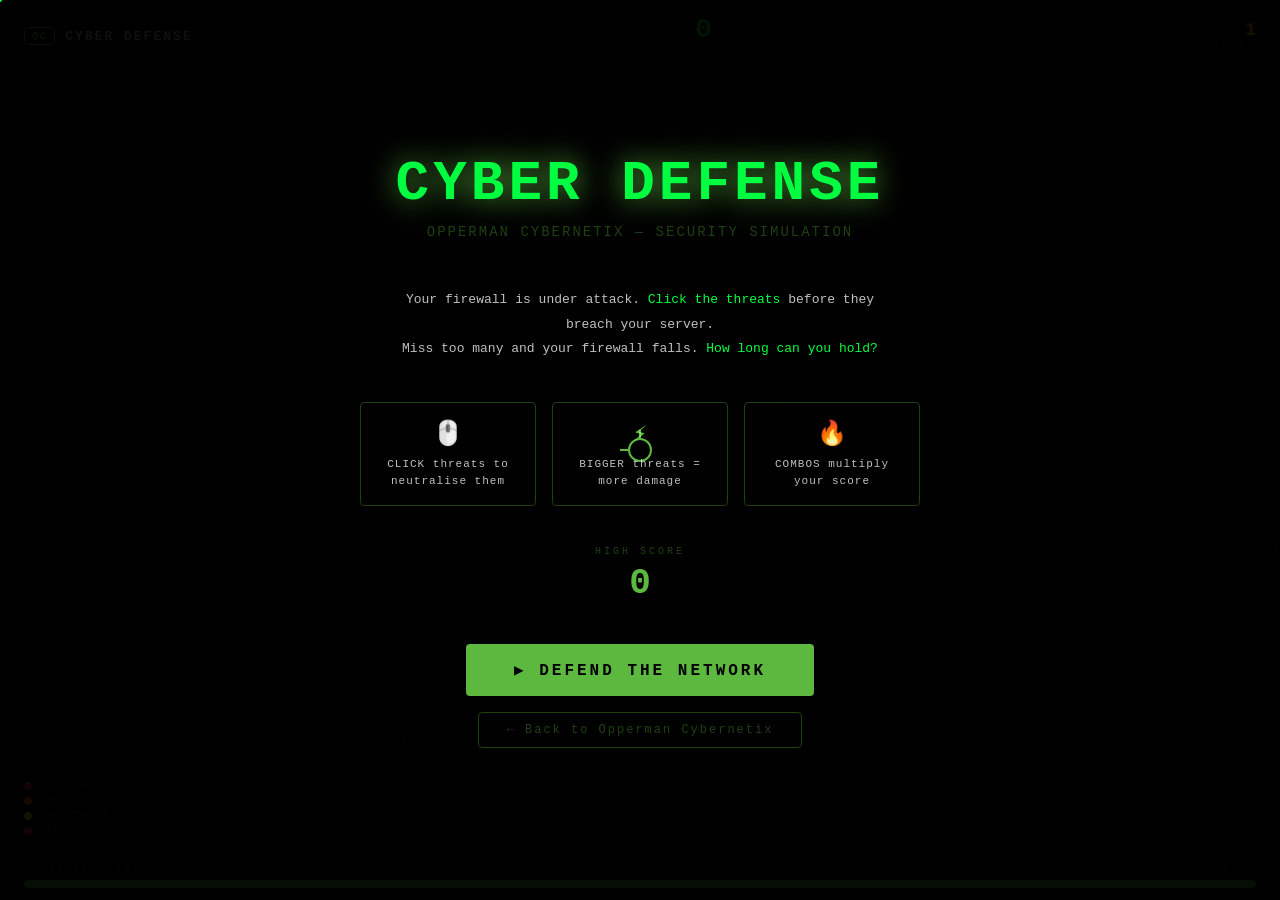
<file: game.html>
<!DOCTYPE html>
<html lang="en">
<head>
<meta charset="UTF-8">
<meta name="viewport" content="width=device-width, initial-scale=1.0">
<title>[OC] Cyber Defense — Opperman Cybernetix</title>
<style>
*,*::before,*::after{margin:0;padding:0;box-sizing:border-box}
:root{
  --green:#5db840;--bright:#00ff41;--dim:#1c4010;--dark:#050f05;
  --red:#e53935;--amber:#ffb020;--silver:#c0c0c0;
  --black:#000;--mono:'Courier New',monospace;
}
html,body{height:100%;overflow:hidden}
body{background:var(--black);font-family:var(--mono);color:var(--green);cursor:none}

/* Custom cursor */
#cur{position:fixed;width:24px;height:24px;border:2px solid var(--green);border-radius:50%;pointer-events:none;z-index:9999;transform:translate(-50%,-50%);transition:transform 0.1s;mix-blend-mode:screen}
#cur::before,#cur::after{content:'';position:absolute;background:var(--green)}
#cur::before{width:2px;height:8px;left:50%;top:-10px;transform:translateX(-50%)}
#cur::after{width:8px;height:2px;top:50%;left:-10px;transform:translateY(-50%)}
#cur.danger{border-color:var(--red);--green:var(--red)}
#cur-dot{position:fixed;width:4px;height:4px;background:var(--bright);border-radius:50%;pointer-events:none;z-index:9999;transform:translate(-50%,-50%)}

canvas{display:block;position:fixed;inset:0}

/* HUD */
#hud{position:fixed;top:0;left:0;right:0;padding:16px 24px;display:flex;align-items:center;justify-content:space-between;z-index:10;background:linear-gradient(to bottom,rgba(0,0,0,0.9),transparent);pointer-events:none}
.hud-brand{display:flex;align-items:center;gap:10px}
.hud-mark{border:1.5px solid var(--green);border-radius:4px;padding:2px 7px;font-size:11px;font-weight:900;color:var(--green);letter-spacing:1px}
.hud-name{font-size:13px;font-weight:700;color:var(--silver);letter-spacing:2px}
.hud-center{text-align:center}
.hud-score{font-size:28px;font-weight:900;color:var(--bright);line-height:1}
.hud-score-label{font-size:9px;letter-spacing:3px;color:var(--dim);margin-top:2px}
.hud-right{text-align:right}
.hud-level{font-size:18px;font-weight:700;color:var(--amber);line-height:1}
.hud-level-label{font-size:9px;letter-spacing:3px;color:var(--dim);margin-top:2px}

/* Health bar */
#health-bar{position:fixed;bottom:0;left:0;right:0;z-index:10;padding:12px 24px;background:linear-gradient(to top,rgba(0,0,0,0.9),transparent)}
.health-label{font-size:9px;letter-spacing:3px;color:var(--dim);margin-bottom:6px;display:flex;justify-content:space-between}
.health-track{height:8px;background:#111;border-radius:4px;overflow:hidden}
.health-fill{height:100%;border-radius:4px;transition:width 0.3s,background 0.3s}
.combo-display{position:fixed;right:24px;bottom:60px;text-align:right;z-index:10;pointer-events:none}
.combo-num{font-size:22px;font-weight:900;color:var(--amber);line-height:1;opacity:0;transition:opacity 0.2s}
.combo-label{font-size:9px;letter-spacing:2px;color:var(--dim)}

/* Screens */
.screen{position:fixed;inset:0;z-index:20;display:flex;flex-direction:column;align-items:center;justify-content:center;gap:0;background:rgba(0,0,0,0.92);text-align:center;padding:24px}
.screen.hidden{display:none}

/* Start screen */
#start-screen{}
.screen-title{font-size:clamp(28px,6vw,56px);font-weight:900;color:var(--bright);letter-spacing:4px;margin-bottom:8px;text-shadow:0 0 30px var(--green)}
.screen-sub{font-size:14px;letter-spacing:2px;color:var(--dim);margin-bottom:48px}
.screen-desc{max-width:480px;font-size:13px;line-height:1.9;color:var(--silver);margin-bottom:40px}
.screen-desc span{color:var(--bright)}
.hs-display{margin-bottom:40px}
.hs-label{font-size:10px;letter-spacing:3px;color:var(--dim);margin-bottom:6px}
.hs-score{font-size:36px;font-weight:900;color:var(--green)}
.btn-start{padding:16px 48px;background:var(--green);color:var(--black);font-family:var(--mono);font-size:16px;font-weight:900;letter-spacing:3px;border:none;border-radius:4px;cursor:pointer;transition:all 0.2s;text-transform:uppercase;pointer-events:all}
.btn-start:hover{background:var(--bright);transform:translateY(-2px);box-shadow:0 8px 28px rgba(93,184,64,0.5)}
.btn-back{margin-top:16px;padding:10px 28px;background:none;border:1px solid var(--dim);color:var(--dim);font-family:var(--mono);font-size:12px;letter-spacing:2px;cursor:pointer;transition:all 0.2s;border-radius:4px;pointer-events:all;text-decoration:none;display:inline-block}
.btn-back:hover{border-color:var(--green);color:var(--green)}

/* Instructions */
.instructions{display:grid;grid-template-columns:repeat(3,1fr);gap:16px;margin-bottom:40px;max-width:560px}
.inst-item{padding:16px;border:1px solid var(--dim);border-radius:4px}
.inst-icon{font-size:24px;margin-bottom:8px}
.inst-text{font-size:11px;letter-spacing:1px;color:var(--silver);line-height:1.5}

/* Gameover screen */
#gameover-screen .screen-title{color:var(--red);text-shadow:0 0 30px var(--red)}
.go-stats{display:grid;grid-template-columns:repeat(3,1fr);gap:20px;margin:24px 0 36px;max-width:500px}
.go-stat{padding:16px;border:1px solid var(--dim);border-radius:4px}
.go-stat-num{font-size:28px;font-weight:900;color:var(--bright);line-height:1}
.go-stat-label{font-size:9px;letter-spacing:2px;color:var(--dim);margin-top:4px}
.go-hs{font-size:12px;letter-spacing:2px;color:var(--amber);margin-bottom:24px}
.go-cta{margin-top:24px;padding:16px 28px;border:1px solid var(--dim);border-radius:4px;max-width:380px}
.go-cta-text{font-size:12px;color:var(--silver);line-height:1.7;margin-bottom:12px}
.go-cta-btn{display:inline-block;padding:10px 24px;background:var(--green);color:var(--black);font-family:var(--mono);font-size:12px;font-weight:900;letter-spacing:2px;text-decoration:none;border-radius:3px;transition:all 0.2s;pointer-events:all}
.go-cta-btn:hover{background:var(--bright)}

/* Threat types legend */
.legend{position:fixed;left:24px;bottom:60px;z-index:10;pointer-events:none}
.legend-item{display:flex;align-items:center;gap:8px;margin-bottom:4px;font-size:10px;letter-spacing:1px;color:var(--dim)}
.legend-dot{width:8px;height:8px;border-radius:50%}


/* ── Share section ── */
.share-section{margin-top:20px;padding-top:20px;border-top:1px solid var(--dim)}
.share-label{font-size:10px;letter-spacing:3px;color:var(--dim);margin-bottom:12px}
.share-buttons{display:flex;gap:8px;flex-wrap:wrap;justify-content:center;margin-bottom:12px}
.share-btn{padding:8px 16px;border:none;border-radius:4px;font-family:var(--mono);font-size:11px;font-weight:700;letter-spacing:1px;cursor:pointer;transition:all 0.2s;display:flex;align-items:center;gap:6px;pointer-events:all}
.share-btn:hover{transform:translateY(-2px)}
.share-fb{background:#1877f2;color:#fff}
.share-li{background:#0a66c2;color:#fff}
.share-wa{background:#25d366;color:#fff}
.share-tw{background:#1da1f2;color:#fff}
.share-copy{background:#333;color:var(--green);border:1px solid var(--dim)}
.share-copy.copied{background:var(--green);color:var(--black)}
.share-img-btn{background:none;border:1px solid var(--dim);color:var(--silver);padding:8px 16px;border-radius:4px;font-family:var(--mono);font-size:11px;cursor:pointer;letter-spacing:1px;transition:all 0.2s;pointer-events:all}
.share-img-btn:hover{border-color:var(--green);color:var(--green)}

/* Leaderboard */
.leaderboard{margin-top:16px;padding:16px;border:1px solid var(--dim);border-radius:4px;max-width:400px;margin-left:auto;margin-right:auto}
.lb-title{font-size:10px;letter-spacing:3px;color:var(--dim);margin-bottom:10px}
.lb-row{display:flex;align-items:center;gap:12px;padding:6px 0;border-bottom:1px solid rgba(93,184,64,0.06);font-size:12px}
.lb-row:last-child{border-bottom:none}
.lb-rank{width:20px;color:var(--dim)}
.lb-rank.gold{color:#ffd600}
.lb-rank.silver{color:#c0c0c0}
.lb-rank.bronze{color:#cd7f32}
.lb-name{flex:1;color:var(--silver)}
.lb-score{color:var(--green);font-weight:700}
.lb-level{color:var(--dim);font-size:10px}

@media(max-width:600px){
  .instructions{grid-template-columns:1fr}
  .go-stats{grid-template-columns:1fr}
  .hud-name{display:none}
}
</style>
</head>
<body>
<div id="cur"></div>
<div id="cur-dot"></div>

<canvas id="c"></canvas>

<!-- HUD -->
<div id="hud">
  <div class="hud-brand">
    <div class="hud-mark">OC</div>
    <div class="hud-name">CYBER DEFENSE</div>
  </div>
  <div class="hud-center">
    <div class="hud-score" id="score-display">0</div>
    <div class="hud-score-label">SCORE</div>
  </div>
  <div class="hud-right">
    <div class="hud-level" id="level-display">1</div>
    <div class="hud-level-label">LEVEL</div>
  </div>
</div>

<div class="combo-display">
  <div class="combo-num" id="combo-display">x1</div>
  <div class="combo-label">COMBO</div>
</div>

<!-- Health bar -->
<div id="health-bar">
  <div class="health-label">
    <span>FIREWALL INTEGRITY</span>
    <span id="health-pct">100%</span>
  </div>
  <div class="health-track">
    <div class="health-fill" id="health-fill" style="width:100%;background:var(--green)"></div>
  </div>
</div>

<!-- Threat legend -->
<div class="legend">
  <div class="legend-item"><div class="legend-dot" style="background:#e53935"></div>DDoS WAVE</div>
  <div class="legend-item"><div class="legend-dot" style="background:#ff6d00"></div>SQL INJECT</div>
  <div class="legend-item"><div class="legend-dot" style="background:#ffd600"></div>RANSOMWARE</div>
  <div class="legend-item"><div class="legend-dot" style="background:#e91e63"></div>ZERO-DAY</div>
</div>

<!-- Start screen -->
<div class="screen" id="start-screen">
  <div class="screen-title">CYBER DEFENSE</div>
  <div class="screen-sub">OPPERMAN CYBERNETIX — SECURITY SIMULATION</div>
  <div class="screen-desc">
    Your firewall is under attack. <span>Click the threats</span> before they breach your server.<br>
    Miss too many and your firewall falls. <span>How long can you hold?</span>
  </div>
  <div class="instructions">
    <div class="inst-item"><div class="inst-icon">🖱️</div><div class="inst-text">CLICK threats to neutralise them</div></div>
    <div class="inst-item"><div class="inst-icon">⚡</div><div class="inst-text">BIGGER threats = more damage</div></div>
    <div class="inst-item"><div class="inst-icon">🔥</div><div class="inst-text">COMBOS multiply your score</div></div>
  </div>
  <div class="hs-display">
    <div class="hs-label">HIGH SCORE</div>
    <div class="hs-score" id="hs-display">0</div>
  </div>
  <button class="btn-start" onclick="startGame()">▶ DEFEND THE NETWORK</button>
  <a href="index.html" class="btn-back">← Back to Opperman Cybernetix</a>
</div>

<!-- Game over screen -->
<div class="screen hidden" id="gameover-screen">
  <div class="screen-title">BREACH DETECTED</div>
  <div class="screen-sub">FIREWALL COMPROMISED</div>
  <div class="go-stats">
    <div class="go-stat"><div class="go-stat-num" id="go-score">0</div><div class="go-stat-label">FINAL SCORE</div></div>
    <div class="go-stat"><div class="go-stat-num" id="go-threats">0</div><div class="go-stat-label">THREATS BLOCKED</div></div>
    <div class="go-stat"><div class="go-stat-num" id="go-level">1</div><div class="go-stat-label">LEVEL REACHED</div></div>
  </div>
  <div class="go-hs" id="go-hs-msg"></div>
  <button class="btn-start" onclick="startGame()" style="background:var(--red);margin-bottom:12px">↺ TRY AGAIN</button>
  <button class="btn-start" onclick="showStart()" style="background:none;border:1px solid var(--dim);color:var(--dim);margin-bottom:0">MAIN MENU</button>
  <!-- Share section -->
  <div class="share-section">
    <div class="share-label">SHARE YOUR SCORE</div>
    <div class="share-buttons">
      <button class="share-btn share-fb" onclick="shareScore('facebook')">f Facebook</button>
      <button class="share-btn share-li" onclick="shareScore('linkedin')">in LinkedIn</button>
      <button class="share-btn share-wa" onclick="shareScore('whatsapp')">📱 WhatsApp</button>
      <button class="share-btn share-tw" onclick="shareScore('twitter')">𝕏 Twitter</button>
      <button class="share-btn share-copy" id="copy-btn" onclick="copyLink()">🔗 Copy Link</button>
    </div>
    <button class="share-img-btn" onclick="downloadScoreCard()">📸 Download Score Card</button>
  </div>

  <!-- Leaderboard -->
  <div class="leaderboard" id="leaderboard"></div>

  <div class="go-cta">
    <div class="go-cta-text">In the real world, your business faces attacks like these every day. Let Opperman Cybernetix audit and protect your systems.</div>
    <a href="index.html#contact" class="go-cta-btn">GET REAL PROTECTION →</a>
  </div>
</div>

<script>

// Polyfill for roundRect
if(!CanvasRenderingContext2D.prototype.roundRect){
  CanvasRenderingContext2D.prototype.roundRect=function(x,y,w,h,r){
    this.beginPath();this.moveTo(x+r,y);this.lineTo(x+w-r,y);
    this.arcTo(x+w,y,x+w,y+r,r);this.lineTo(x+w,y+h-r);
    this.arcTo(x+w,y+h,x+w-r,y+h,r);this.lineTo(x+r,y+h);
    this.arcTo(x,y+h,x,y+h-r,r);this.lineTo(x,y+r);
    this.arcTo(x,y,x+r,y,r);this.closePath();
  };
}

// ── Cursor ──
const cur=document.getElementById('cur'),curDot=document.getElementById('cur-dot');
let mx=window.innerWidth/2,my=window.innerHeight/2;
document.addEventListener('mousemove',e=>{mx=e.clientX;my=e.clientY;curDot.style.left=mx+'px';curDot.style.top=my+'px'});
(function ac(){cur.style.left=mx+'px';cur.style.top=my+'px';requestAnimationFrame(ac)})();

// ── Canvas ──
const canvas=document.getElementById('c');
const ctx=canvas.getContext('2d');
let W,H;
function resize(){W=canvas.width=window.innerWidth;H=canvas.height=window.innerHeight}
resize();window.addEventListener('resize',resize);

// ── Game state ──
let running=false,score=0,health=100,level=1,combo=1,comboTimer=0;
let threats=[],particles=[],explosions=[],bgNodes=[];
let frame=0,spawnTimer=0,spawnRate=90,levelTimer=0;
let threatsBlocked=0;
let highScore=parseInt(localStorage.getItem('oc-hs')||'0');

const THREAT_TYPES=[
  {name:'DDoS',color:'#e53935',size:22,speed:1.2,damage:8,points:10,label:'DDoS'},
  {name:'SQL',color:'#ff6d00',size:18,speed:1.8,damage:12,points:15,label:'SQL INJECT'},
  {name:'RANSOM',color:'#ffd600',size:28,speed:0.9,damage:20,points:20,label:'RANSOMWARE'},
  {name:'ZERO',color:'#e91e63',size:14,speed:2.5,damage:15,points:25,label:'ZERO-DAY'},
];

// Server position
function serverX(){return W/2}
function serverY(){return H-120}

// ── Background nodes ──
function initBg(){
  bgNodes=[];
  for(let i=0;i<40;i++) bgNodes.push({x:Math.random()*W,y:Math.random()*H,vx:(Math.random()-.5)*.2,vy:(Math.random()-.5)*.2,r:Math.random()*1.5+.5,p:Math.random()*Math.PI*2});
}

function drawBg(){
  bgNodes.forEach(n=>{
    n.x+=n.vx;n.y+=n.vy;n.p+=.01;
    if(n.x<0||n.x>W)n.vx*=-1;if(n.y<0||n.y>H)n.vy*=-1;
    const p=(Math.sin(n.p)+1)/2;
    ctx.fillStyle=`rgba(93,184,64,${.15+p*.15})`;
    ctx.beginPath();ctx.arc(n.x,n.y,n.r,0,Math.PI*2);ctx.fill();
  });
  for(let i=0;i<bgNodes.length;i++) for(let j=i+1;j<bgNodes.length;j++){
    const dx=bgNodes[i].x-bgNodes[j].x,dy=bgNodes[i].y-bgNodes[j].y;
    const d=Math.sqrt(dx*dx+dy*dy);
    if(d<120){ctx.strokeStyle=`rgba(93,184,64,${(1-d/120)*.06})`;ctx.lineWidth=1;ctx.beginPath();ctx.moveTo(bgNodes[i].x,bgNodes[i].y);ctx.lineTo(bgNodes[j].x,bgNodes[j].y);ctx.stroke();}
  }
}

// ── Server ──
function drawServer(){
  const sx=serverX(),sy=serverY();
  const pulse=(Math.sin(frame/20)+1)/2;
  const healthColor=health>60?'#5db840':health>30?'#ffb020':'#e53935';

  // Glow
  const g=ctx.createRadialGradient(sx,sy,0,sx,sy,60+pulse*20);
  g.addColorStop(0,`rgba(93,184,64,${0.15+pulse*.1})`);
  g.addColorStop(1,'rgba(0,0,0,0)');
  ctx.fillStyle=g;ctx.beginPath();ctx.arc(sx,sy,80,0,Math.PI*2);ctx.fill();

  // Server box
  ctx.strokeStyle=healthColor;ctx.lineWidth=2;
  ctx.fillStyle=`rgba(5,15,5,0.9)`;
  ctx.beginPath();ctx.roundRect(sx-40,sy-30,80,60,8);ctx.fill();ctx.stroke();

  // Server lights
  [[sx-20,sy-10,'#5db840'],[sx-20,sy+5,'#ffb020'],[sx-20,sy+20,health<50?'#e53935':'#5db840']].forEach(([lx,ly,lc])=>{
    ctx.fillStyle=lc;ctx.beginPath();ctx.arc(lx,ly,4,0,Math.PI*2);ctx.fill();
    ctx.fillStyle=lc.replace(')',',0.3)').replace('rgb','rgba');ctx.beginPath();ctx.arc(lx,ly,7,0,Math.PI*2);ctx.fill();
  });

  // Label
  ctx.fillStyle=healthColor;ctx.font='bold 10px Courier New';ctx.textAlign='center';
  ctx.fillText('[OC] SERVER',sx,sy+50);
  ctx.fillStyle='#1c4010';ctx.fillText('OPPERMAN CYBERNETIX',sx,sy+64);
}

// ── Threat spawning ──
function spawnThreat(){
  const type=THREAT_TYPES[Math.floor(Math.random()*THREAT_TYPES.length)];
  // Spawn from edges
  const edge=Math.floor(Math.random()*3); // top, left, right
  let x,y;
  if(edge===0){x=Math.random()*W;y=-40;}
  else if(edge===1){x=-40;y=Math.random()*H*0.7;}
  else{x=W+40;y=Math.random()*H*0.7;}

  const speedMult=1+level*0.15;
  threats.push({
    x,y,type,
    speed:type.speed*speedMult,
    size:type.size,
    hp:1+Math.floor(level/4),
    maxHp:1+Math.floor(level/4),
    pulse:Math.random()*Math.PI*2,
    id:Math.random(),
    glitch:0
  });
}

// ── Explosion particles ──
function spawnExplosion(x,y,color,count=12){
  for(let i=0;i<count;i++){
    const a=Math.random()*Math.PI*2;
    const sp=2+Math.random()*6;
    particles.push({x,y,vx:Math.cos(a)*sp,vy:Math.sin(a)*sp,life:1,size:Math.random()*4+1,color});
  }
}

function spawnHitParticles(x,y){
  for(let i=0;i<6;i++){
    const a=Math.random()*Math.PI*2;
    particles.push({x,y,vx:Math.cos(a)*3,vy:Math.sin(a)*3,life:0.6,size:2,color:'#ffffff'});
  }
}

// ── Floating score text ──
function spawnFloatText(x,y,text,color){
  explosions.push({x,y,text,color,life:1,vy:-1.5});
}

// ── Draw threats ──
function drawThreats(){
  threats.forEach(t=>{
    const sx=serverX(),sy=serverY();
    const dx=sx-t.x,dy=sy-t.y;
    const dist=Math.sqrt(dx*dx+dy*dy);
    const nx=dx/dist,ny=dy/dist;
    t.x+=nx*t.speed;t.y+=ny*t.speed;
    t.pulse+=0.08;
    if(t.glitch>0)t.glitch--;

    const pulse=(Math.sin(t.pulse)+1)/2;
    const sz=t.size*(t.glitch>0?0.9+Math.random()*.2:1);

    // Outer glow
    const g=ctx.createRadialGradient(t.x,t.y,0,t.x,t.y,sz*2.5);
    g.addColorStop(0,t.type.color.replace('rgb','rgba').replace(')',',0.4)'));
    g.addColorStop(1,'rgba(0,0,0,0)');
    ctx.fillStyle=g;ctx.beginPath();ctx.arc(t.x,t.y,sz*2.5,0,Math.PI*2);ctx.fill();

    // Custom shapes per threat type
    ctx.fillStyle=t.type.color;
    ctx.save();
    ctx.translate(t.x,t.y);
    if(t.type.name==='DDoS'){
      // Skull shape
      ctx.beginPath();ctx.arc(0,-sz*0.2,sz*0.7,0,Math.PI*2);ctx.fill();
      ctx.fillRect(-sz*0.5,sz*0.1,sz,sz*0.5);
      ctx.fillStyle=t.type.color==='#e53935'?'rgba(20,0,0,0.8)':'rgba(0,0,0,0.7)';
      ctx.beginPath();ctx.arc(-sz*0.25,-sz*0.2,sz*0.2,0,Math.PI*2);ctx.fill();
      ctx.beginPath();ctx.arc(sz*0.25,-sz*0.2,sz*0.2,0,Math.PI*2);ctx.fill();
    } else if(t.type.name==='SQL'){
      // Syringe / inject needle
      ctx.beginPath();
      ctx.moveTo(0,-sz);ctx.lineTo(sz*0.4,0);ctx.lineTo(sz*0.4,sz*0.6);
      ctx.lineTo(-sz*0.4,sz*0.6);ctx.lineTo(-sz*0.4,0);ctx.closePath();ctx.fill();
      ctx.fillStyle='rgba(255,255,255,0.3)';
      ctx.fillRect(-sz*0.15,-sz*0.6,sz*0.3,sz*0.8);
      ctx.fillStyle=t.type.color;
      ctx.beginPath();ctx.moveTo(0,sz*0.6);ctx.lineTo(sz*0.15,sz);ctx.lineTo(-sz*0.15,sz);ctx.fill();
    } else if(t.type.name==='RANSOM'){
      // Lock shape
      ctx.beginPath();ctx.roundRect(-sz*0.6,0,sz*1.2,sz*1.1,sz*0.15);ctx.fill();
      ctx.strokeStyle=t.type.color;ctx.lineWidth=sz*0.25;
      ctx.fillStyle='rgba(0,0,0,0)';
      ctx.beginPath();ctx.arc(0,-sz*0.1,sz*0.45,Math.PI,0);ctx.stroke();
      ctx.fillStyle=t.type.color;
      ctx.beginPath();ctx.arc(0,sz*0.4,sz*0.22,0,Math.PI*2);ctx.fill();
      ctx.fillRect(-sz*0.08,sz*0.4,sz*0.16,sz*0.35);
    } else if(t.type.name==='ZERO'){
      // Lightning bolt
      ctx.beginPath();
      ctx.moveTo(sz*0.3,-sz);ctx.lineTo(-sz*0.1,-sz*0.1);
      ctx.lineTo(sz*0.2,-sz*0.1);ctx.lineTo(-sz*0.3,sz);
      ctx.lineTo(sz*0.1,sz*0.1);ctx.lineTo(-sz*0.2,sz*0.1);
      ctx.closePath();ctx.fill();
    }
    ctx.restore();

    // HP bar
    if(t.maxHp>1){
      const bw=sz*3,bh=4;
      ctx.fillStyle='#111';ctx.fillRect(t.x-bw/2,t.y-sz-10,bw,bh);
      ctx.fillStyle=t.type.color;ctx.fillRect(t.x-bw/2,t.y-sz-10,bw*(t.hp/t.maxHp),bh);
    }

    // Label
    ctx.fillStyle='rgba(255,255,255,0.8)';ctx.font='bold 9px Courier New';ctx.textAlign='center';
    ctx.fillText(t.type.label,t.x,t.y+sz+14);
  });
}

// ── Update ──
function update(){
  frame++;spawnTimer++;levelTimer++;comboTimer++;

  // Level up
  if(levelTimer>600){
    level++;levelTimer=0;
    spawnRate=Math.max(20,90-level*8);
    spawnFloatText(W/2,H/2,'LEVEL '+level+' !!',THREAT_TYPES[Math.floor(Math.random()*THREAT_TYPES.length)].color);
  }

  // Combo decay
  if(comboTimer>180){combo=1;updateComboDisplay();}

  // Spawn threats
  if(spawnTimer>spawnRate){
    spawnThreat();
    if(level>3&&Math.random()<0.3) spawnThreat();
    if(level>6&&Math.random()<0.2) spawnThreat();
    spawnTimer=0;
  }

  // Check threats reaching server
  const sx=serverX(),sy=serverY();
  threats=threats.filter(t=>{
    const dx=t.x-sx,dy=t.y-sy;
    const dist=Math.sqrt(dx*dx+dy*dy);
    if(dist<50){
      health=Math.max(0,health-t.type.damage);
      spawnExplosion(sx,sy,'#e53935',8);
      spawnFloatText(sx+Math.random()*60-30,sy-20,'-'+t.type.damage+'%','#e53935');
      updateHealth();
      // Screen shake
      canvas.style.transform=`translate(${(Math.random()-0.5)*8}px,${(Math.random()-0.5)*8}px)`;
      setTimeout(()=>canvas.style.transform='',80);
      if(health<=0) endGame();
      return false;
    }
    return true;
  });

  // Update particles
  particles=particles.filter(p=>{
    p.life-=0.03;p.x+=p.vx;p.y+=p.vy;p.vx*=0.95;p.vy*=0.95;
    return p.life>0;
  });

  // Update float texts
  explosions=explosions.filter(e=>{
    e.life-=0.02;e.y+=e.vy;return e.life>0;
  });
}

// ── Draw ──
function draw(){
  ctx.clearRect(0,0,W,H);
  ctx.fillStyle='rgba(0,0,0,0.15)';ctx.fillRect(0,0,W,H);

  drawBg();
  drawServer();
  drawThreats();

  // Particles
  particles.forEach(p=>{
    ctx.globalAlpha=p.life;
    ctx.fillStyle=p.color;
    ctx.beginPath();ctx.arc(p.x,p.y,p.size,0,Math.PI*2);ctx.fill();
  });
  ctx.globalAlpha=1;

  // Float texts
  explosions.forEach(e=>{
    ctx.globalAlpha=e.life;
    ctx.fillStyle=e.color;
    ctx.font=`bold ${12+Math.floor(e.life*8)}px Courier New`;
    ctx.textAlign='center';
    ctx.fillText(e.text,e.x,e.y);
  });
  ctx.globalAlpha=1;

  // Grid overlay
  ctx.strokeStyle='rgba(93,184,64,0.02)';ctx.lineWidth=1;
  for(let x=0;x<W;x+=80){ctx.beginPath();ctx.moveTo(x,0);ctx.lineTo(x,H);ctx.stroke();}
  for(let y=0;y<H;y+=80){ctx.beginPath();ctx.moveTo(0,y);ctx.lineTo(W,y);ctx.stroke();}

  // Scanlines
  ctx.fillStyle='rgba(0,0,0,0.04)';
  for(let y=0;y<H;y+=3)ctx.fillRect(0,y,W,1);
}

function gameLoop(){
  if(!running)return;
  update();draw();
  requestAnimationFrame(gameLoop);
}

// ── Click handling ──
canvas.addEventListener('click',e=>{
  if(!running)return;
  const cx2=e.clientX,cy2=e.clientY;
  let hit=false;

  threats=threats.filter(t=>{
    const dx=t.x-cx2,dy=t.y-cy2;
    const dist=Math.sqrt(dx*dx+dy*dy);
    if(dist<t.size*1.5){
      t.hp--;
      if(t.hp<=0){
        const pts=t.type.points*combo;
        score+=pts;
        threatsBlocked++;
        combo=Math.min(10,combo+1);
        comboTimer=0;
        spawnExplosion(t.x,t.y,t.type.color);
        spawnFloatText(t.x,t.y-20,'+'+pts,t.type.color);
        updateScore();updateComboDisplay();
        hit=true;
        return false;
      }else{
        t.glitch=8;
        spawnHitParticles(t.x,t.y);
      }
    }
    return true;
  });

  if(!hit){
    // Miss — small combo reset
    if(combo>1){combo=Math.max(1,combo-1);updateComboDisplay();}
  }
});

// Touch support
canvas.addEventListener('touchstart',e=>{
  e.preventDefault();
  Array.from(e.changedTouches).forEach(t=>{
    canvas.dispatchEvent(new MouseEvent('click',{clientX:t.clientX,clientY:t.clientY}));
  });
},{passive:false});

// ── UI updates ──
function updateScore(){
  document.getElementById('score-display').textContent=score.toLocaleString();
  document.getElementById('level-display').textContent=level;
}

function updateHealth(){
  const pct=Math.max(0,health);
  document.getElementById('health-fill').style.width=pct+'%';
  document.getElementById('health-pct').textContent=Math.floor(pct)+'%';
  const color=pct>60?'#5db840':pct>30?'#ffb020':'#e53935';
  document.getElementById('health-fill').style.background=color;
}

function updateComboDisplay(){
  const el=document.getElementById('combo-display');
  el.textContent='x'+combo;
  el.style.opacity=combo>1?'1':'0';
  el.style.color=combo>=5?'#e53935':combo>=3?'#ffb020':'#5db840';
}

// ── Game flow ──
function startGame(){
  score=0;health=100;level=1;combo=1;comboTimer=0;
  threats=[];particles=[];explosions=[];
  frame=0;spawnTimer=0;spawnRate=90;levelTimer=0;threatsBlocked=0;
  running=true;
  document.getElementById('start-screen').classList.add('hidden');
  document.getElementById('gameover-screen').classList.add('hidden');
  document.getElementById('hs-display').textContent=highScore.toLocaleString();
  initBg();updateScore();updateHealth();updateComboDisplay();
  gameLoop();
}

function endGame(){
  running=false;
  if(score>highScore){
    highScore=score;
    localStorage.setItem('oc-hs',highScore);
  }
  document.getElementById('go-score').textContent=score.toLocaleString();
  document.getElementById('go-threats').textContent=threatsBlocked;
  document.getElementById('go-level').textContent=level;
  const isHs=score>=highScore&&score>0;
  document.getElementById('go-hs-msg').textContent=isHs?'🏆 NEW HIGH SCORE!':'High Score: '+highScore.toLocaleString();
  document.getElementById('gameover-screen').classList.remove('hidden');
  saveScore();
  renderLeaderboard();
}

function showStart(){
  running=false;
  document.getElementById('gameover-screen').classList.add('hidden');
  document.getElementById('start-screen').classList.remove('hidden');
  document.getElementById('hs-display').textContent=highScore.toLocaleString();
}


// ── Sharing ──
const GAME_URL = 'https://opperman.dev/game.html';

function getShareText(){
  const sc = score.toLocaleString();
  const lv = level;
  const tb = threatsBlocked;
  const scoreBlock = "\n\n🏆 SCORE: " + sc + " | LEVEL: " + lv + " | THREATS BLOCKED: " + tb;
  const messages = [
    "🔥 Can you beat my score?! I just defended the network in [OC] Cyber Defense and I dare you to do better. 😤",
    "💀 The hackers almost got me but I held them off! Think you can last longer? 🛡️",
    "🎮 Just blocked " + tb + " cyber attacks in [OC] Cyber Defense. Your move. 😏",
    "⚡ Think you're better at stopping hackers? Prove it. 💪",
    "🚨 ALERT: I survived the most intense hacker game. Can you last longer? 🎯",
    "🏆 The servers are safe... for now. Can you keep them that way? 😈",
    "🔐 Defended against DDoS, ransomware and zero-day attacks. Try beat that — if you dare. 👀",
  ];
  const msg = messages[Math.floor(Math.random() * messages.length)];
  return msg + scoreBlock + "\n\n🎮 Play here: " + GAME_URL + "\n#CyberSecurity #OppermanCybernetix #CyberDefense";
}

function shareScore(platform){
  const text = getShareText();
  const encoded = encodeURIComponent(text);
  const urls = {
    facebook: `https://www.facebook.com/sharer/sharer.php?u=${encodeURIComponent(GAME_URL)}&quote=${encoded}`,
    linkedin: `https://www.linkedin.com/sharing/share-offsite/?url=${encodeURIComponent(GAME_URL)}&summary=${encoded}`,
    whatsapp: `https://wa.me/?text=${encoded}`,
    twitter: `https://twitter.com/intent/tweet?text=${encoded}`
  };
  window.open(urls[platform], '_blank', 'width=600,height=500');
}

function copyLink(){
  const text = getShareText();
  navigator.clipboard.writeText(text).then(()=>{
    const btn = document.getElementById('copy-btn');
    btn.textContent = '✓ Copied!';
    btn.classList.add('copied');
    setTimeout(()=>{btn.textContent='🔗 Copy Link';btn.classList.remove('copied')},2000);
  });
}

// ── Score card (canvas image) ──
function downloadScoreCard(){
  const c2 = document.createElement('canvas');
  c2.width = 800; c2.height = 420;
  const x = c2.getContext('2d');

  // Background
  x.fillStyle = '#000000';
  x.fillRect(0,0,800,420);

  // Grid
  x.strokeStyle = 'rgba(93,184,64,0.06)';x.lineWidth=1;
  for(let i=0;i<800;i+=40){x.beginPath();x.moveTo(i,0);x.lineTo(i,420);x.stroke();}
  for(let i=0;i<420;i+=40){x.beginPath();x.moveTo(0,i);x.lineTo(800,i);x.stroke();}

  // Green border
  x.strokeStyle = '#5db840';x.lineWidth=3;
  x.strokeRect(16,16,768,388);

  // Corner brackets
  x.strokeStyle='#5db840';x.lineWidth=2;
  [[20,20,50,20,20,50],[750,20,780,20,780,50],[20,370,20,400,50,400],[750,400,780,400,780,370]].forEach(([x1,y1,x2,y2,x3,y3])=>{
    x.beginPath();x.moveTo(x1,y1);x.lineTo(x2,y2);x.lineTo(x3,y3);x.stroke();
  });

  // OC brand
  x.fillStyle='#5db840';x.font='bold 14px Courier New';x.textAlign='left';
  x.fillText('[OC] OPPERMAN CYBERNETIX — CYBER DEFENSE',40,60);

  // Divider
  x.strokeStyle='rgba(93,184,64,0.3)';x.lineWidth=1;
  x.beginPath();x.moveTo(40,75);x.lineTo(760,75);x.stroke();

  // Score
  x.fillStyle='#00ff41';x.font='bold 96px Courier New';x.textAlign='center';
  x.fillText(score.toLocaleString(),400,210);

  x.fillStyle='rgba(93,184,64,0.4)';x.font='12px Courier New';
  x.fillText('SCORE',400,235);

  // Stats row
  const stats=[['LEVEL',level],['THREATS BLOCKED',threatsBlocked],['HIGH SCORE',highScore.toLocaleString()]];
  stats.forEach((s,i)=>{
    const sx=160+i*240;
    x.fillStyle='#5db840';x.font='bold 28px Courier New';x.textAlign='center';
    x.fillText(s[1],sx,310);
    x.fillStyle='rgba(93,184,64,0.4)';x.font='10px Courier New';
    x.fillText(s[0],sx,330);
  });

  // Divider
  x.strokeStyle='rgba(93,184,64,0.3)';x.lineWidth=1;
  x.beginPath();x.moveTo(40,350);x.lineTo(760,350);x.stroke();

  // Challenge text
  x.fillStyle='rgba(93,184,64,0.5)';x.font='12px Courier New';x.textAlign='center';
  x.fillText('CAN YOU BEAT MY SCORE? · '+GAME_URL,400,385);

  // Download
  const link = document.createElement('a');
  link.download = 'oc-cyber-defense-score.png';
  link.href = c2.toDataURL();
  link.click();
}

// ── Local leaderboard ──
function saveScore(){
  const scores = JSON.parse(localStorage.getItem('oc-scores')||'[]');
  const name = prompt('Enter your name for the leaderboard:','Player');
  if(!name) return;
  scores.push({name:name.slice(0,15),score,level,date:new Date().toLocaleDateString()});
  scores.sort((a,b)=>b.score-a.score);
  localStorage.setItem('oc-scores', JSON.stringify(scores.slice(0,10)));
  renderLeaderboard();
}

function renderLeaderboard(){
  const scores = JSON.parse(localStorage.getItem('oc-scores')||'[]');
  const lb = document.getElementById('leaderboard');
  if(!lb||scores.length===0){if(lb)lb.style.display='none';return;}
  lb.style.display='block';
  const ranks=['🥇','🥈','🥉'];
  lb.innerHTML = `<div class="lb-title">LOCAL LEADERBOARD</div>` +
    scores.slice(0,5).map((s,i)=>`
      <div class="lb-row">
        <span class="lb-rank ${i===0?'gold':i===1?'silver':i===2?'bronze':''}">${ranks[i]||'#'+(i+1)}</span>
        <span class="lb-name">${s.name}</span>
        <span class="lb-score">${s.score.toLocaleString()}</span>
        <span class="lb-level">LVL ${s.level}</span>
      </div>`).join('');
}

// Init
document.getElementById('hs-display').textContent=highScore.toLocaleString();
initBg();
// Draw background while on start screen
(function bgLoop(){
  if(running)return;
  ctx.clearRect(0,0,W,H);
  ctx.fillStyle='rgba(0,0,0,0.1)';ctx.fillRect(0,0,W,H);
  drawBg();
  ctx.fillStyle='rgba(0,0,0,0.04)';
  for(let y=0;y<H;y+=3)ctx.fillRect(0,y,W,1);
  if(!running)requestAnimationFrame(bgLoop);
})();
</script>
</body>
</html>
</file>
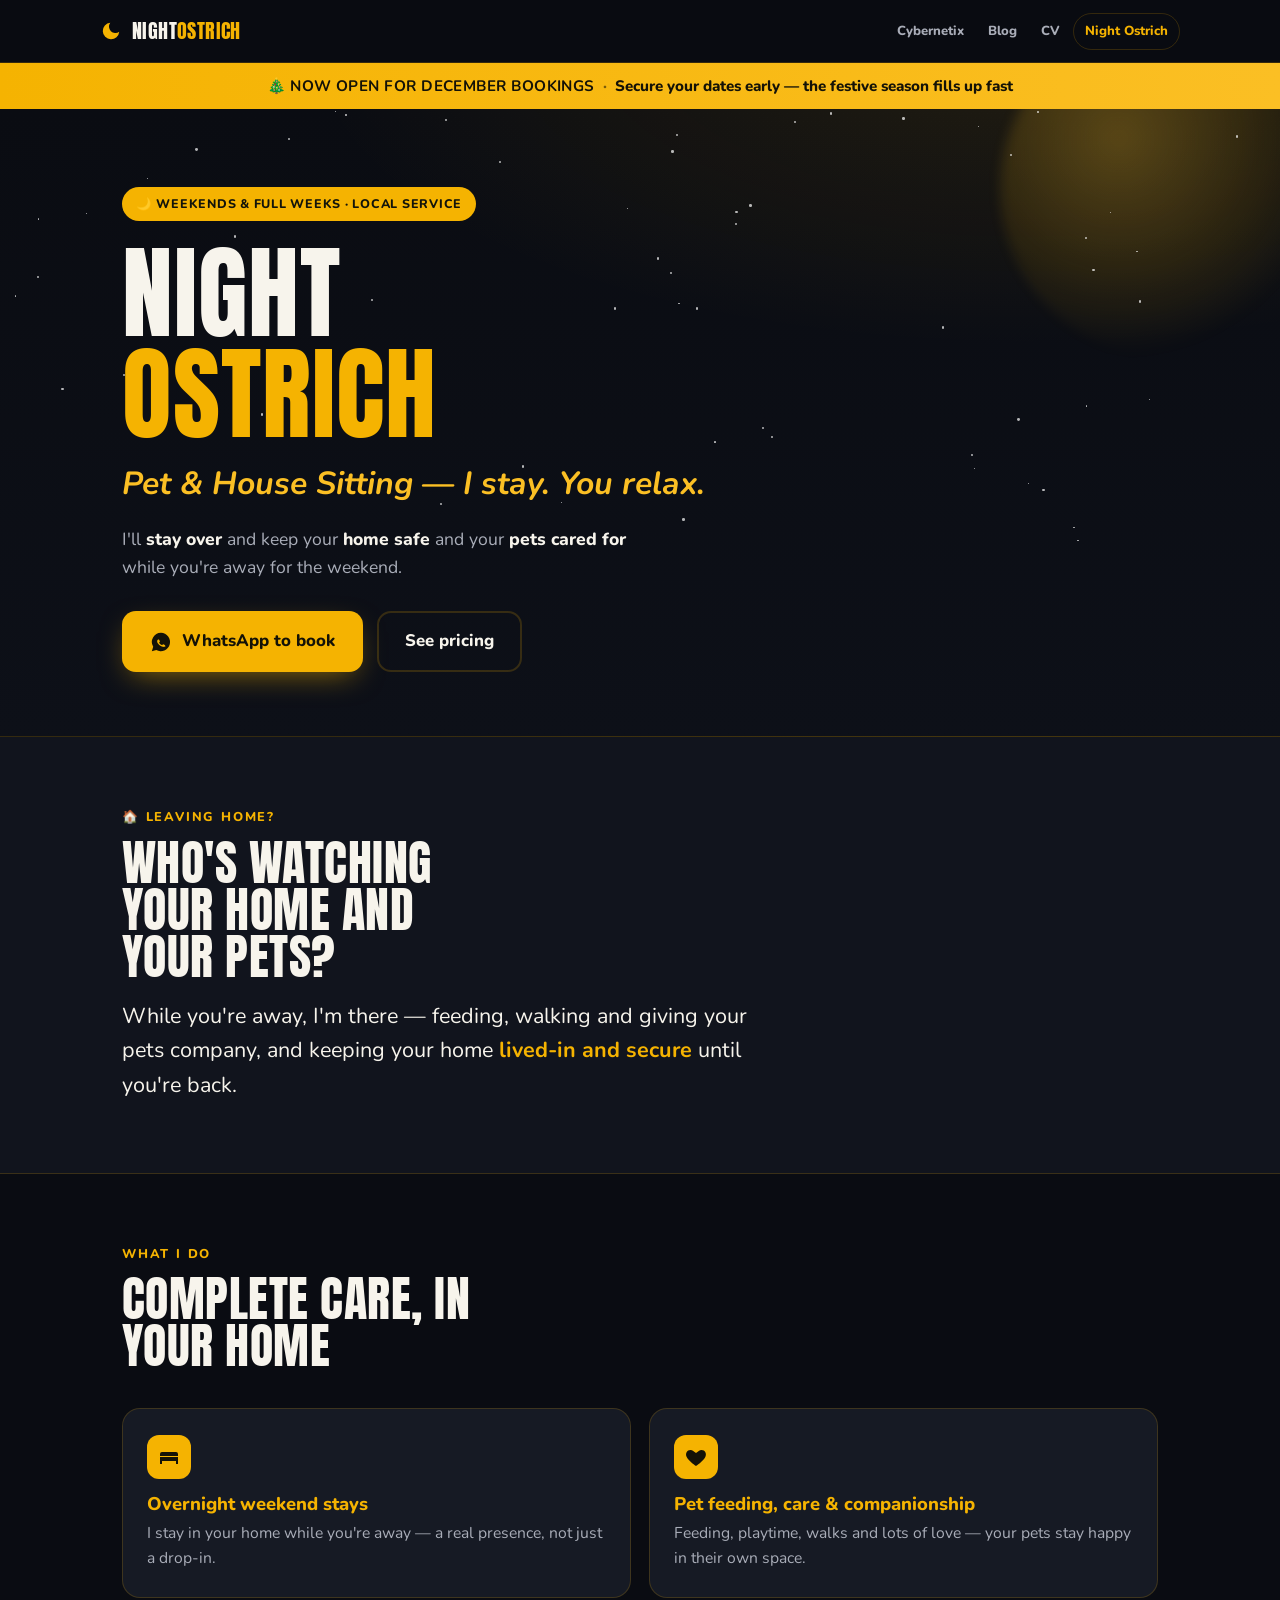
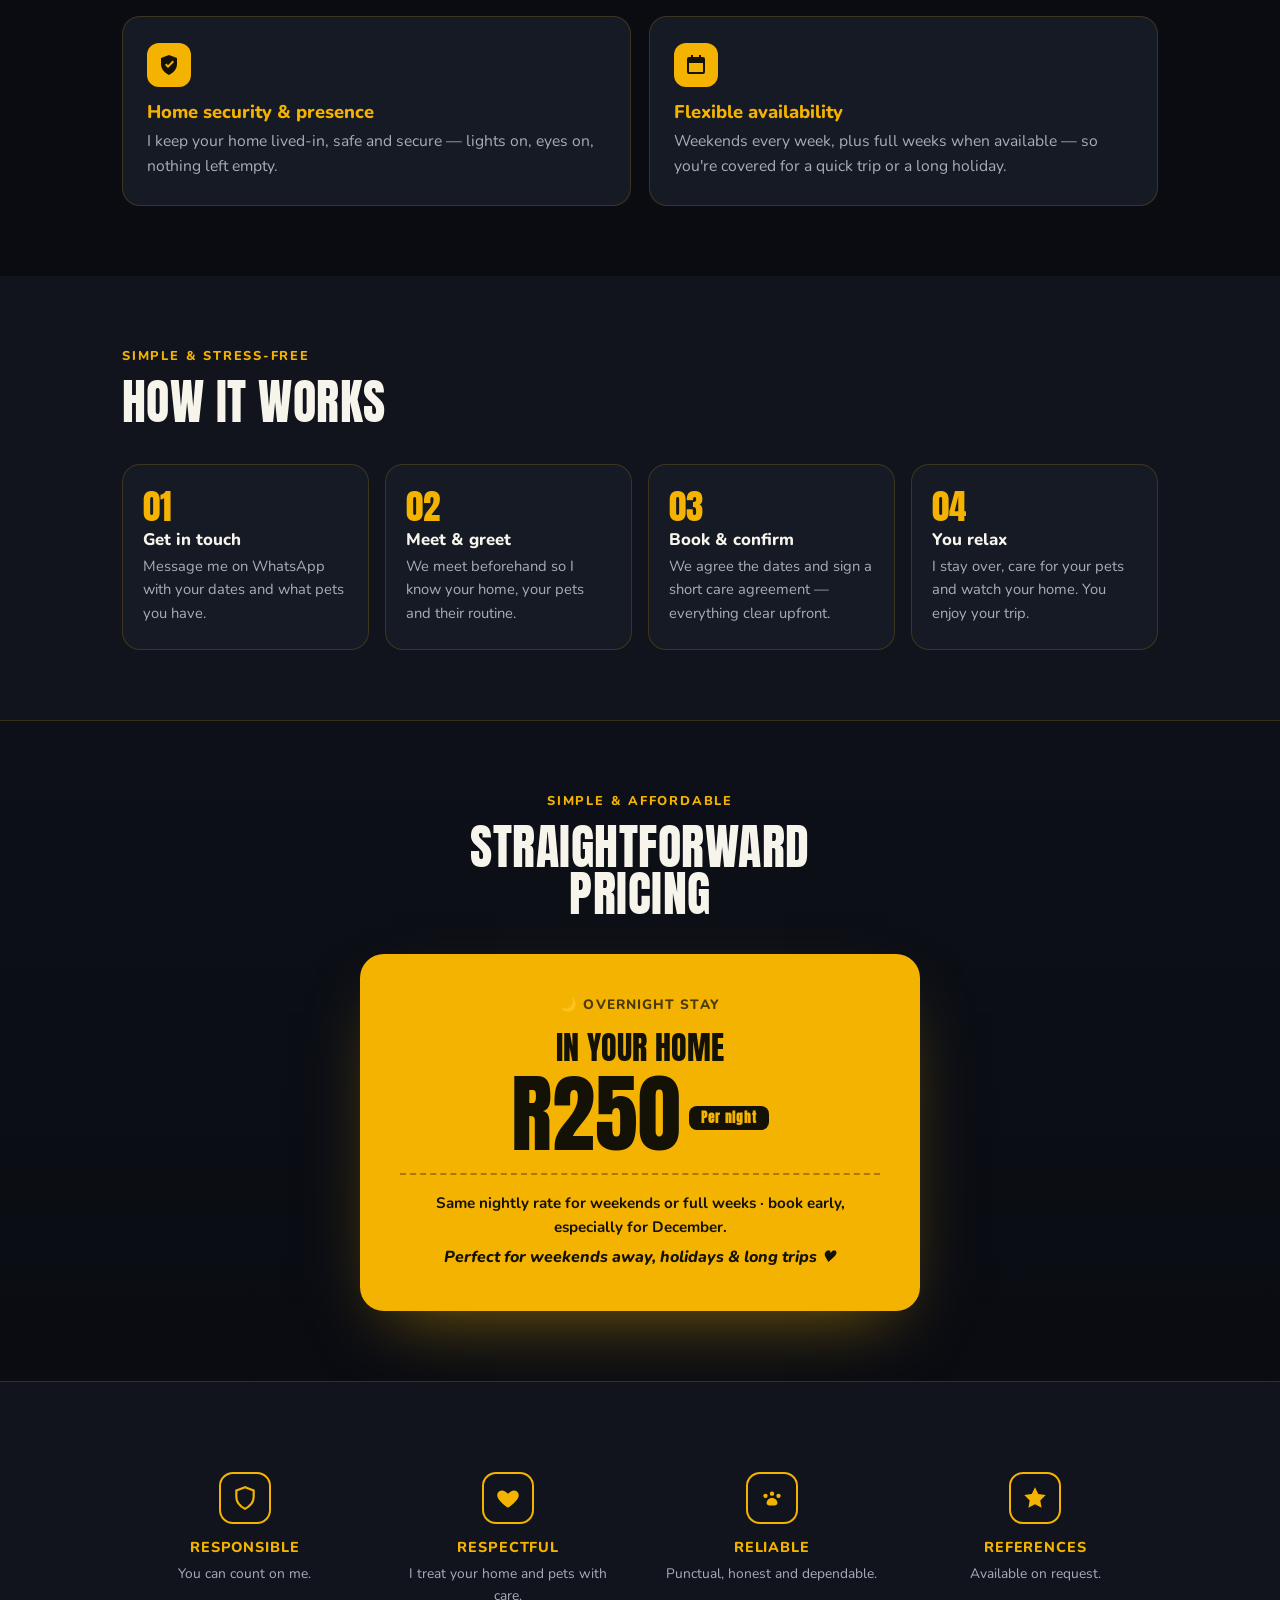
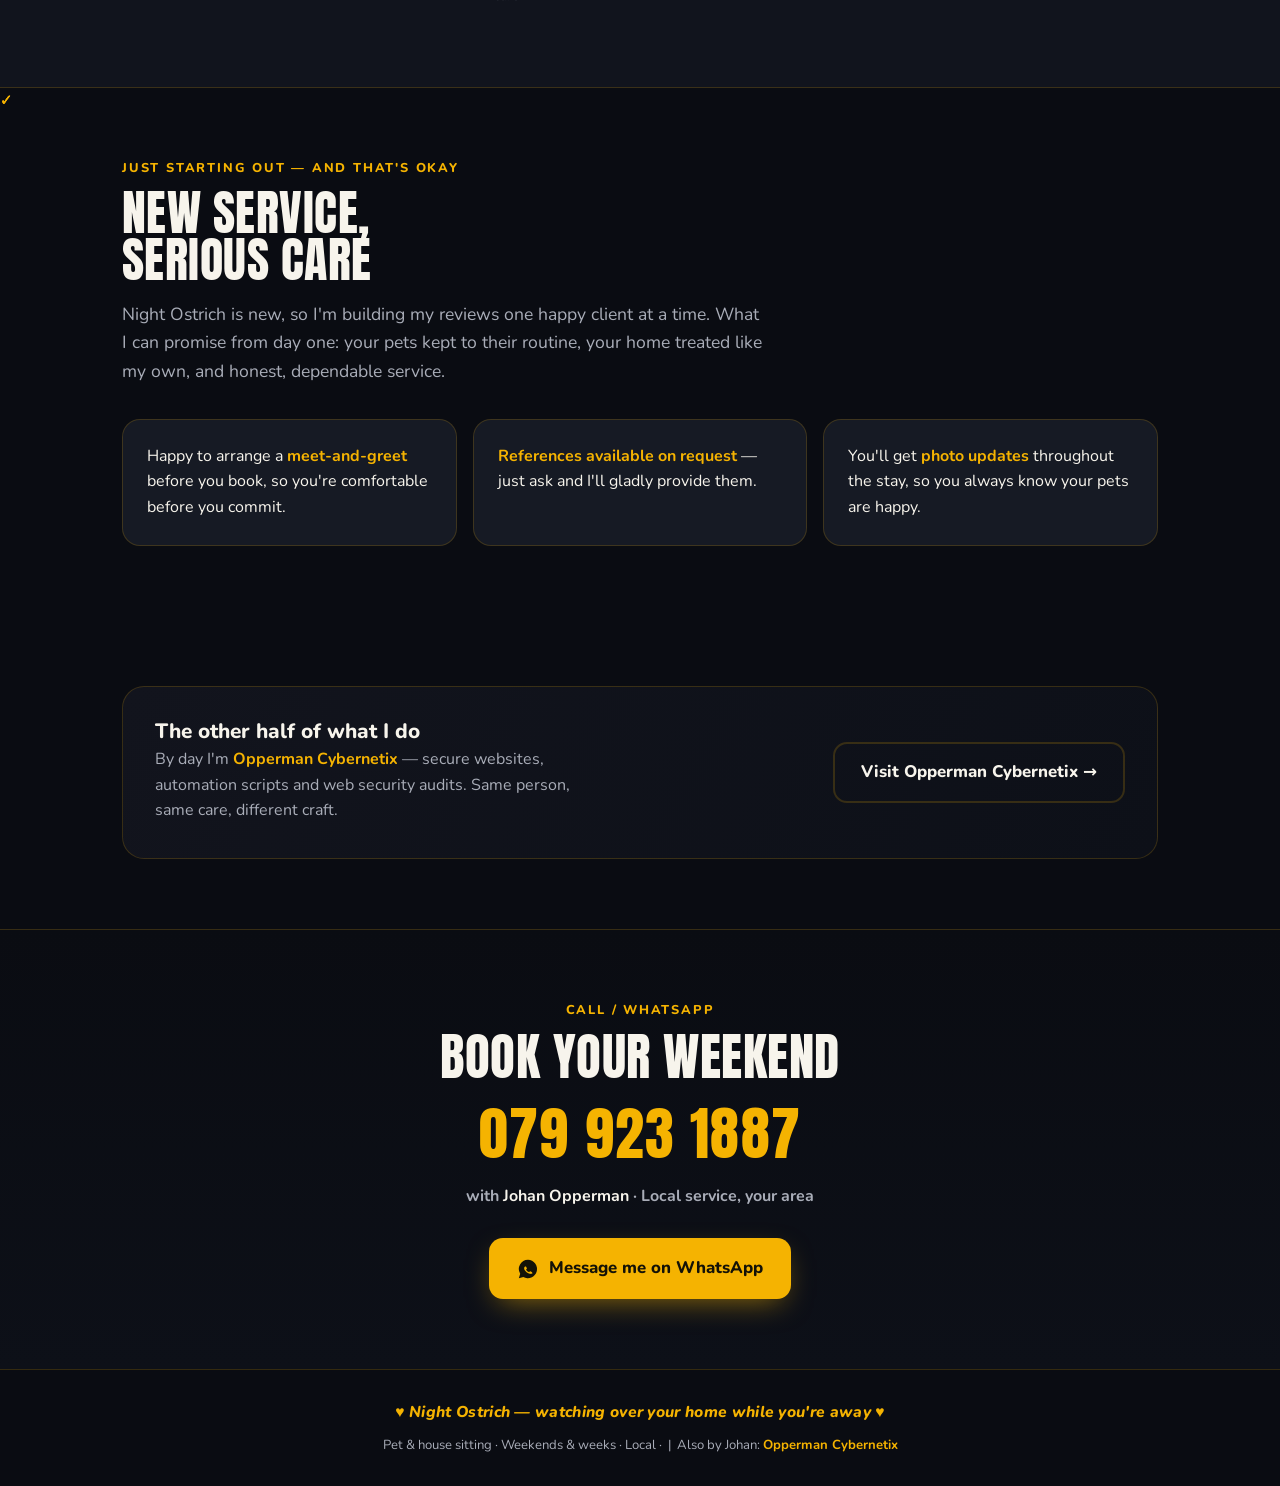
<file: nightostrich.html>
<!DOCTYPE html>
<html lang="en">
<head>
<meta charset="UTF-8">
<meta name="viewport" content="width=device-width, initial-scale=1.0">
<title>Night Ostrich · Pet &amp; House Sitting — I stay. You relax.</title>
<meta name="description" content="Night Ostrich — overnight weekend pet and house sitting. I stay in your home while you're away, keeping your pets cared for and your home safe. R250 per night. Local service by Johan Opperman.">
<link rel="preconnect" href="https://fonts.googleapis.com">
<link rel="preconnect" href="https://fonts.gstatic.com" crossorigin>
<link href="https://fonts.googleapis.com/css2?family=Anton&family=Nunito:ital,wght@0,400;0,600;0,700;0,800;1,700&display=swap" rel="stylesheet">
<style>
  :root{
    --night:#0A0C12;
    --night-2:#11141d;
    --panel:#161a24;
    --gold:#F5B301;
    --gold-soft:#FBBF24;
    --gold-dim:#c9942a;
    --cream:#F7F4EC;
    --muted:#a9adb8;
    --line:rgba(245,179,1,.18);
    --radius:18px;
    --shadow:0 20px 50px -20px rgba(0,0,0,.8);
  }
  *{box-sizing:border-box;margin:0;padding:0}
  html{scroll-behavior:smooth}
  body{
    background:var(--night);
    color:var(--cream);
    font-family:'Nunito',system-ui,sans-serif;
    line-height:1.6;
    overflow-x:hidden;
  }
  h1,h2,h3,.display{font-family:'Anton',sans-serif;font-weight:400;letter-spacing:.01em;line-height:.98}
  a{color:inherit}
  .wrap{max-width:1080px;margin:0 auto;padding:0 22px}
  .gold{color:var(--gold)}

  /* ---------- top bar ---------- */
  .topbar{
    position:sticky;top:0;z-index:50;
    background:rgba(10,12,18,.82);
    backdrop-filter:blur(10px);
    border-bottom:1px solid var(--line);
  }
  .topbar .wrap{display:flex;align-items:center;justify-content:space-between;min-height:62px;gap:12px;flex-wrap:wrap;padding:8px 0}
  .mainnav{display:flex;align-items:center;gap:2px;flex-wrap:wrap}
  .mainnav a{font-size:.82rem;font-weight:800;color:var(--muted);text-decoration:none;padding:7px 11px;border-radius:999px;white-space:nowrap;transition:.15s}
  .mainnav a:hover,.mainnav a:focus-visible{color:var(--gold);outline:none}
  .mainnav a.active{color:var(--gold);border:1px solid var(--line)}
  .brand{display:flex;align-items:center;gap:10px;font-family:'Anton',sans-serif;font-size:1.25rem;letter-spacing:.02em}
  .brand .moon{width:22px;height:22px;flex:0 0 auto}
  .brand span{color:var(--cream)}
  .brand span b{color:var(--gold);font-weight:400}
  .cyberlink{
    font-size:.82rem;font-weight:700;color:var(--muted);
    text-decoration:none;padding:8px 14px;border:1px solid var(--line);
    border-radius:999px;white-space:nowrap;transition:.2s;
  }
  .cyberlink:hover,.cyberlink:focus-visible{color:var(--gold);border-color:var(--gold);outline:none}

  /* ---------- night sky ---------- */
  .sky{position:absolute;inset:0;overflow:hidden;z-index:0;pointer-events:none}
  .stars{position:absolute;inset:0}
  .star{position:absolute;background:#fff;border-radius:50%;opacity:.7;animation:tw 4s infinite ease-in-out}
  @keyframes tw{0%,100%{opacity:.15}50%{opacity:.9}}
  .moonglow{
    position:absolute;top:-90px;right:-60px;width:340px;height:340px;border-radius:50%;
    background:radial-gradient(circle at 35% 35%, rgba(251,191,36,.28), rgba(245,179,1,.10) 45%, transparent 70%);
    filter:blur(6px);
  }

  /* ---------- hero ---------- */
  .hero{position:relative;padding:78px 0 64px;
    background:
      radial-gradient(1200px 500px at 80% -10%, rgba(245,179,1,.10), transparent 60%),
      linear-gradient(180deg,#0A0C12 0%, #0d1018 100%);
    border-bottom:1px solid var(--line);
  }
  .hero .wrap{position:relative;z-index:2}
  .chip{
    display:inline-flex;align-items:center;gap:8px;
    background:var(--gold);color:#12140b;font-weight:800;
    font-size:.78rem;letter-spacing:.06em;text-transform:uppercase;
    padding:7px 14px;border-radius:999px;margin-bottom:22px;
  }
  .hero h1{font-size:clamp(3.2rem,11vw,6.4rem);color:var(--cream);text-transform:uppercase}
  .hero h1 em{font-style:normal;color:var(--gold);display:block}
  .tagline{font-family:'Nunito';font-style:italic;font-weight:700;color:var(--gold-soft);
    font-size:clamp(1.3rem,4vw,2rem);margin:14px 0 6px}
  .lead{color:var(--muted);font-size:1.1rem;max-width:520px;margin:16px 0 30px}
  .lead b{color:var(--cream);font-weight:800}

  .btn-row{display:flex;flex-wrap:wrap;gap:14px;align-items:center}
  .btn{
    display:inline-flex;align-items:center;gap:10px;
    font-weight:800;font-size:1.05rem;text-decoration:none;
    padding:15px 26px;border-radius:14px;transition:.2s;border:2px solid transparent;
  }
  .btn-wa{background:var(--gold);color:#141207;box-shadow:0 10px 30px -10px rgba(245,179,1,.6)}
  .btn-wa:hover,.btn-wa:focus-visible{transform:translateY(-2px);box-shadow:0 16px 36px -12px rgba(245,179,1,.75);outline:none}
  .btn-ghost{border-color:var(--line);color:var(--cream)}
  .btn-ghost:hover,.btn-ghost:focus-visible{border-color:var(--gold);color:var(--gold);outline:none}
  .btn svg{width:22px;height:22px;flex:0 0 auto}

  /* ---------- section base ---------- */
  section{position:relative}
  .block{padding:70px 0}
  .eyebrow{color:var(--gold);font-weight:800;letter-spacing:.14em;text-transform:uppercase;font-size:.8rem;margin-bottom:12px}
  .h-sec{font-size:clamp(2rem,5.5vw,3rem);text-transform:uppercase;color:var(--cream);max-width:16ch}

  /* ---------- hook ---------- */
  .hook{background:var(--night-2);border-bottom:1px solid var(--line)}
  .hook p.big{font-size:1.35rem;color:var(--cream);max-width:640px;margin-top:18px}
  .hook p.big b{color:var(--gold)}

  /* ---------- services ---------- */
  .grid{display:grid;gap:18px;margin-top:38px}
  .services .grid{grid-template-columns:repeat(2,1fr)}
  .card{
    background:var(--panel);border:1px solid var(--line);border-radius:var(--radius);
    padding:26px 24px;transition:.22s;
  }
  .card:hover{border-color:var(--gold);transform:translateY(-3px)}
  .card .ic{width:44px;height:44px;border-radius:12px;background:var(--gold);
    display:flex;align-items:center;justify-content:center;margin-bottom:16px}
  .card .ic svg{width:24px;height:24px}
  .card h3{font-family:'Nunito';font-weight:800;font-size:1.15rem;color:var(--gold);margin-bottom:8px;letter-spacing:0}
  .card p{color:var(--muted);font-size:.98rem}

  /* ---------- pricing ---------- */
  .pricing{background:linear-gradient(180deg,#0d1018,#0A0C12)}
  .price-card{
    background:var(--gold);color:#141207;border-radius:24px;
    padding:40px;text-align:center;max-width:560px;margin:36px auto 0;
    box-shadow:0 30px 70px -30px rgba(245,179,1,.5);position:relative;overflow:hidden;
  }
  .price-card .lab{font-weight:800;letter-spacing:.08em;text-transform:uppercase;font-size:.85rem;opacity:.75}
  .price-card .stay{font-family:'Anton';font-size:2rem;text-transform:uppercase;margin:6px 0 2px}
  .price-card .sub{font-weight:700;opacity:.8;margin-bottom:14px}
  .price-card .amt{font-family:'Anton';font-size:clamp(3.6rem,14vw,5.4rem);line-height:.9}
  .price-card .per{display:inline-block;background:#141207;color:var(--gold);font-weight:800;
    font-size:.8rem;letter-spacing:.08em;padding:6px 12px;border-radius:8px;vertical-align:middle;margin-left:8px}
  .price-card .note{border-top:2px dashed rgba(20,18,7,.35);margin-top:20px;padding-top:16px;font-weight:700;font-size:.95rem}
  .price-card .perfect{font-style:italic;font-weight:800;margin-top:6px}

  /* ---------- trust ---------- */
  .trust{background:var(--night-2);border-top:1px solid var(--line);border-bottom:1px solid var(--line)}
  .trust .grid{grid-template-columns:repeat(4,1fr);margin-top:10px}
  .tcell{text-align:center;padding:10px}
  .tcell .ic{width:52px;height:52px;margin:0 auto 12px;border-radius:14px;border:2px solid var(--gold);
    display:flex;align-items:center;justify-content:center}
  .tcell .ic svg{width:26px;height:26px}
  .tcell h4{font-family:'Nunito';font-weight:800;color:var(--gold);letter-spacing:.06em;text-transform:uppercase;font-size:.9rem;margin-bottom:4px}
  .tcell p{color:var(--muted);font-size:.86rem}

  /* ---------- cross promo ---------- */
  .cross{background:var(--night)}
  .cross-inner{
    background:linear-gradient(120deg,#12141d,#0d1018);
    border:1px solid var(--line);border-radius:22px;padding:34px 32px;
    display:flex;align-items:center;justify-content:space-between;gap:24px;flex-wrap:wrap;
  }
  .cross-inner .txt h3{font-family:'Nunito';font-weight:800;color:var(--cream);font-size:1.3rem;letter-spacing:0;margin-bottom:6px}
  .cross-inner .txt p{color:var(--muted);max-width:44ch}
  .cross-inner .txt b{color:var(--gold)}

  /* ---------- contact ---------- */
  .contact{background:linear-gradient(180deg,#0A0C12,#0d1018);text-align:center;border-top:1px solid var(--line)}
  .contact h2{font-size:clamp(2rem,6vw,3.2rem);text-transform:uppercase;color:var(--cream)}
  .contact .num{font-family:'Anton';font-size:clamp(2.4rem,9vw,3.6rem);color:var(--gold);letter-spacing:.02em;margin:6px 0 4px}
  .contact .who{color:var(--muted);font-weight:700;margin-bottom:28px}
  .contact .who b{color:var(--cream)}

  /* ---------- footer ---------- */
  footer{background:var(--night);border-top:1px solid var(--line);padding:30px 0;text-align:center}
  footer .band{color:var(--gold);font-family:'Nunito';font-weight:800;font-style:italic;letter-spacing:.02em;font-size:.98rem}
  footer .sub{color:var(--muted);font-size:.82rem;margin-top:10px}
  footer .sub a{color:var(--gold);text-decoration:none;font-weight:700}
  footer .sub a:hover{text-decoration:underline}

  /* ---------- announcement ribbon ---------- */
  .ribbon{background:linear-gradient(90deg,#F5B301,#FBBF24);color:#141207;text-align:center;
    font-weight:800;padding:11px 18px;font-size:.95rem}
  .ribbon b{text-transform:uppercase;letter-spacing:.03em}
  .ribbon .dot{opacity:.55;margin:0 8px}

  /* ---------- how it works ---------- */
  .steps{display:grid;grid-template-columns:repeat(4,1fr);gap:16px;margin-top:38px}
  .step{background:var(--panel);border:1px solid var(--line);border-radius:var(--radius);padding:24px 20px}
  .step .num{font-family:'Anton';font-size:2.2rem;color:var(--gold);line-height:1}
  .step h3{font-family:'Nunito';font-weight:800;font-size:1.05rem;color:var(--cream);margin:8px 0 6px;letter-spacing:0}
  .step p{color:var(--muted);font-size:.92rem}

  /* ---------- testimonials ---------- */
  .quotes{display:grid;grid-template-columns:repeat(3,1fr);gap:16px;margin-top:34px}
  .quote{background:var(--panel);border:1px solid var(--line);border-radius:var(--radius);padding:24px}
  .quote .stars{color:var(--gold);letter-spacing:3px;margin-bottom:10px;font-size:.95rem}
  .quote p{font-style:italic;color:var(--cream)}
  .quote .by{color:var(--muted);font-weight:800;font-size:.85rem;margin-top:12px}

  @media (max-width:720px){
    .steps{grid-template-columns:1fr 1fr}
    .quotes{grid-template-columns:1fr}
    .ribbon{font-size:.86rem}
    .ribbon .dot{display:none}
    .services .grid{grid-template-columns:1fr}
    .trust .grid{grid-template-columns:repeat(2,1fr)}
    .cross-inner{flex-direction:column;align-items:flex-start}
    .block{padding:56px 0}
  }
  @media (prefers-reduced-motion:reduce){
    .star{animation:none;opacity:.5}
    html{scroll-behavior:auto}
    .btn-wa:hover,.card:hover{transform:none}
  }
</style>
</head>
<body>

<!-- top bar -->
<header class="topbar">
  <div class="wrap">
    <div class="brand">
      <svg class="moon" viewBox="0 0 24 24" fill="none"><path d="M21 12.8A9 9 0 1 1 11.2 3a7 7 0 0 0 9.8 9.8Z" fill="#F5B301"/></svg>
      <span>NIGHT<b>OSTRICH</b></span>
    </div>
    <nav class="mainnav">
      <a href="https://opperman.dev">Cybernetix</a>
      <a href="https://blog.opperman.dev">Blog</a>
      <a href="https://cv.opperman.dev">CV</a>
      <a href="https://opperman.dev/nightostrich/" class="active">Night Ostrich</a>
    </nav>
  </div>
</header>

<div class="ribbon">🎄 <b>Now open for December bookings</b><span class="dot">·</span>Secure your dates early — the festive season fills up fast</div>

<!-- hero -->
<section class="hero">
  <div class="sky" id="sky"><div class="moonglow"></div><div class="stars" id="stars"></div></div>
  <div class="wrap">
    <span class="chip">🌙 Weekends &amp; full weeks · Local service</span>
    <h1>Night<em>Ostrich</em></h1>
    <p class="tagline">Pet &amp; House Sitting — I stay. You relax.</p>
    <p class="lead">I'll <b>stay over</b> and keep your <b>home safe</b> and your <b>pets cared for</b> while you're away for the weekend.</p>
    <div class="btn-row">
      <a class="btn btn-wa" href="https://wa.me/27799231887?text=Hi%20Johan%2C%20I'd%20like%20to%20book%20Night%20Ostrich%20for%20a%20weekend%20stay." target="_blank" rel="noopener">
        <svg viewBox="0 0 24 24" fill="#141207"><path d="M12 2a10 10 0 0 0-8.5 15.2L2 22l4.9-1.3A10 10 0 1 0 12 2Zm5.3 14.1c-.2.6-1.3 1.2-1.8 1.2-.5.1-1 .1-1.7-.1-.4-.1-.9-.3-1.6-.6a9.6 9.6 0 0 1-3.7-3.3c-.3-.4-.7-1.1-.7-2.1s.5-1.5.7-1.7c.2-.2.4-.3.6-.3h.4c.2 0 .3 0 .5.4l.7 1.6c.1.1.1.3 0 .5l-.3.4-.3.3c-.1.1-.2.3-.1.5.2.4.7 1.1 1.3 1.6.7.6 1.3.8 1.6.9.2.1.4.1.5-.1l.6-.7c.1-.2.3-.2.5-.1l1.6.8c.2.1.3.2.4.3v.9Z"/></svg>
        WhatsApp to book
      </a>
      <a class="btn btn-ghost" href="#pricing">See pricing</a>
    </div>
  </div>
</section>

<!-- hook -->
<section class="hook block">
  <div class="wrap">
    <div class="eyebrow">🏠 Leaving home?</div>
    <h2 class="h-sec">Who's watching your home and your pets?</h2>
    <p class="big">While you're away, I'm there — feeding, walking and giving your pets company, and keeping your home <b>lived-in and secure</b> until you're back.</p>
  </div>
</section>

<!-- services -->
<section class="services block">
  <div class="wrap">
    <div class="eyebrow">What I do</div>
    <h2 class="h-sec">Complete care, in your home</h2>
    <div class="grid">
      <div class="card">
        <div class="ic"><svg viewBox="0 0 24 24" fill="#141207"><path d="M3 12h18v7h-2v-3H5v3H3v-7Zm2-5h14a2 2 0 0 1 2 2v2H3V9a2 2 0 0 1 2-2Z"/></svg></div>
        <h3>Overnight weekend stays</h3>
        <p>I stay in your home while you're away — a real presence, not just a drop-in.</p>
      </div>
      <div class="card">
        <div class="ic"><svg viewBox="0 0 24 24" fill="#141207"><path d="M12 21s-7-4.5-9.3-9C1 8.5 3 5 6.5 5c2 0 3.5 1.5 5.5 3 2-1.5 3.5-3 5.5-3C21 5 23 8.5 21.3 12 19 16.5 12 21 12 21Z"/></svg></div>
        <h3>Pet feeding, care &amp; companionship</h3>
        <p>Feeding, playtime, walks and lots of love — your pets stay happy in their own space.</p>
      </div>
      <div class="card">
        <div class="ic"><svg viewBox="0 0 24 24" fill="#141207"><path d="M12 2 4 5v6c0 5 3.4 8.5 8 11 4.6-2.5 8-6 8-11V5l-8-3Zm-1 13-3-3 1.4-1.4L11 12.2l4.6-4.6L17 9l-6 6Z"/></svg></div>
        <h3>Home security &amp; presence</h3>
        <p>I keep your home lived-in, safe and secure — lights on, eyes on, nothing left empty.</p>
      </div>
      <div class="card">
        <div class="ic"><svg viewBox="0 0 24 24" fill="#141207"><path d="M7 2v2H5a2 2 0 0 0-2 2v13a2 2 0 0 0 2 2h14a2 2 0 0 0 2-2V6a2 2 0 0 0-2-2h-2V2h-2v2H9V2H7Zm12 8v9H5v-9h14Z"/></svg></div>
        <h3>Flexible availability</h3>
        <p>Weekends every week, plus full weeks when available — so you're covered for a quick trip or a long holiday.</p>
      </div>
    </div>
  </div>
</section>

<!-- how it works -->
<section class="block" style="background:var(--night-2);border-bottom:1px solid var(--line)">
  <div class="wrap">
    <div class="eyebrow">Simple &amp; stress-free</div>
    <h2 class="h-sec">How it works</h2>
    <div class="steps">
      <div class="step">
        <div class="num">01</div>
        <h3>Get in touch</h3>
        <p>Message me on WhatsApp with your dates and what pets you have.</p>
      </div>
      <div class="step">
        <div class="num">02</div>
        <h3>Meet &amp; greet</h3>
        <p>We meet beforehand so I know your home, your pets and their routine.</p>
      </div>
      <div class="step">
        <div class="num">03</div>
        <h3>Book &amp; confirm</h3>
        <p>We agree the dates and sign a short care agreement — everything clear upfront.</p>
      </div>
      <div class="step">
        <div class="num">04</div>
        <h3>You relax</h3>
        <p>I stay over, care for your pets and watch your home. You enjoy your trip.</p>
      </div>
    </div>
  </div>
</section>

<!-- pricing -->
<section class="pricing block" id="pricing">
  <div class="wrap">
    <div class="eyebrow" style="text-align:center">Simple &amp; affordable</div>
    <h2 class="h-sec" style="margin:0 auto;text-align:center">Straightforward pricing</h2>
    <div class="price-card">
      <div class="lab">🌙 Overnight stay</div>
      <div class="stay">In your home</div>
      <div class="amt">R250<span class="per">Per night</span></div>
      <div class="note">Same nightly rate for weekends or full weeks · book early, especially for December.</div>
      <div class="perfect">Perfect for weekends away, holidays &amp; long trips ♥</div>
    </div>
  </div>
</section>

<!-- trust -->
<section class="trust block">
  <div class="wrap">
    <div class="grid">
      <div class="tcell">
        <div class="ic"><svg viewBox="0 0 24 24" fill="none" stroke="#F5B301" stroke-width="2"><path d="M12 2 4 5v6c0 5 3.4 8.5 8 11 4.6-2.5 8-6 8-11V5l-8-3Z"/></svg></div>
        <h4>Responsible</h4><p>You can count on me.</p>
      </div>
      <div class="tcell">
        <div class="ic"><svg viewBox="0 0 24 24" fill="#F5B301"><path d="M12 21s-7-4.5-9.3-9C1 8.5 3 5 6.5 5c2 0 3.5 1.5 5.5 3 2-1.5 3.5-3 5.5-3C21 5 23 8.5 21.3 12 19 16.5 12 21 12 21Z"/></svg></div>
        <h4>Respectful</h4><p>I treat your home and pets with care.</p>
      </div>
      <div class="tcell">
        <div class="ic"><svg viewBox="0 0 24 24" fill="#F5B301"><circle cx="6" cy="10" r="2"/><circle cx="12" cy="8" r="2"/><circle cx="18" cy="10" r="2"/><path d="M12 12c-3 0-5 2.5-5 4.5S9 19 12 19s5-.5 5-2.5S15 12 12 12Z"/></svg></div>
        <h4>Reliable</h4><p>Punctual, honest and dependable.</p>
      </div>
      <div class="tcell">
        <div class="ic"><svg viewBox="0 0 24 24" fill="#F5B301"><path d="m12 2 3 6.3 6.9 1-5 4.9 1.2 6.8L12 17.8 5.9 21l1.2-6.8-5-4.9 6.9-1L12 2Z"/></svg></div>
        <h4>References</h4><p>Available on request.</p>
      </div>
    </div>
  </div>
</section>

<!-- testimonials -->
<section class="block" style="background:var(--night)">
  <div class="wrap">
    <div class="eyebrow">Just starting out — and that's okay</div>
    <h2 class="h-sec">New service, serious care</h2>
    <p class="lead" style="max-width:640px">Night Ostrich is new, so I'm building my reviews one happy client at a time. What I can promise from day one: your pets kept to their routine, your home treated like my own, and honest, dependable service.</p>
    <div class="quotes">
      <div class="quote">
        <div class="stars">✓</div>
        <p style="font-style:normal">Happy to arrange a <b style="color:var(--gold)">meet-and-greet</b> before you book, so you're comfortable before you commit.</p>
      </div>
      <div class="quote">
        <div class="stars">✓</div>
        <p style="font-style:normal"><b style="color:var(--gold)">References available on request</b> — just ask and I'll gladly provide them.</p>
      </div>
      <div class="quote">
        <div class="stars">✓</div>
        <p style="font-style:normal">You'll get <b style="color:var(--gold)">photo updates</b> throughout the stay, so you always know your pets are happy.</p>
      </div>
    </div>
  </div>
</section>

<!-- cross promo -->
<section class="cross block">
  <div class="wrap">
    <div class="cross-inner">
      <div class="txt">
        <h3>The other half of what I do</h3>
        <p>By day I'm <b>Opperman Cybernetix</b> — secure websites, automation scripts and web security audits. Same person, same care, different craft.</p>
      </div>
      <a class="btn btn-ghost" href="https://opperman.dev">Visit Opperman Cybernetix →</a>
    </div>
  </div>
</section>

<!-- contact -->
<section class="contact block">
  <div class="wrap">
    <div class="eyebrow" style="text-align:center">Call / WhatsApp</div>
    <h2>Book your weekend</h2>
    <div class="num">079 923 1887</div>
    <p class="who">with <b>Johan Opperman</b> · Local service, your area</p>
    <div class="btn-row" style="justify-content:center">
      <a class="btn btn-wa" href="https://wa.me/27799231887?text=Hi%20Johan%2C%20I'd%20like%20to%20book%20Night%20Ostrich%20for%20a%20weekend%20stay." target="_blank" rel="noopener">
        <svg viewBox="0 0 24 24" fill="#141207"><path d="M12 2a10 10 0 0 0-8.5 15.2L2 22l4.9-1.3A10 10 0 1 0 12 2Zm5.3 14.1c-.2.6-1.3 1.2-1.8 1.2-.5.1-1 .1-1.7-.1-.4-.1-.9-.3-1.6-.6a9.6 9.6 0 0 1-3.7-3.3c-.3-.4-.7-1.1-.7-2.1s.5-1.5.7-1.7c.2-.2.4-.3.6-.3h.4c.2 0 .3 0 .5.4l.7 1.6c.1.1.1.3 0 .5l-.3.4-.3.3c-.1.1-.2.3-.1.5.2.4.7 1.1 1.3 1.6.7.6 1.3.8 1.6.9.2.1.4.1.5-.1l.6-.7c.1-.2.3-.2.5-.1l1.6.8c.2.1.3.2.4.3v.9Z"/></svg>
        Message me on WhatsApp
      </a>
    </div>
  </div>
</section>

<footer>
  <div class="wrap">
    <div class="band">♥ Night Ostrich — watching over your home while you're away ♥</div>
    <div class="sub">Pet &amp; house sitting · Weekends &amp; weeks · Local · &nbsp;|&nbsp; Also by Johan: <a href="https://opperman.dev">Opperman Cybernetix</a></div>
  </div>
</footer>

<script>
  // twinkling starfield (skipped if reduced-motion)
  (function(){
    var reduce = window.matchMedia && window.matchMedia('(prefers-reduced-motion: reduce)').matches;
    var host = document.getElementById('stars');
    if(!host) return;
    var n = reduce ? 26 : 60;
    for(var i=0;i<n;i++){
      var s=document.createElement('div');
      s.className='star';
      var sz=Math.random()*2+1;
      s.style.width=sz+'px'; s.style.height=sz+'px';
      s.style.left=Math.random()*100+'%';
      s.style.top=Math.random()*70+'%';
      s.style.animationDelay=(Math.random()*4)+'s';
      host.appendChild(s);
    }
  })();
</script>
</body>
</html>
</file>
<file: style.css>
/* General Reset */
* {
  margin: 0;
  padding: 0;
  box-sizing: border-box;
}

body, html {
  height: 100%;
  font-family: 'Segoe UI', Tahoma, Geneva, Verdana, sans-serif;
  background: #000;
  color: #00f2fe;
  overflow-x: hidden;
}

/* Hero Section */
.hero {
  height: 100vh;
  display: flex;
  flex-direction: column;
  justify-content: center;
  align-items: center;
  text-align: center;
  padding: 0 1rem;
}

.hero h1 {
  font-size: 4rem;
  margin-bottom: 0.5rem;
  letter-spacing: 3px;
  color: #00f2fe;
  text-shadow: 0 0 5px #00f2fe;
}

.hero p {
  font-size: 1.5rem;
  font-weight: 300;
  color: #0ff;
  text-shadow: 0 0 4px #0ff;
}

/* Explore Button */
.explore-button {
  position: fixed;
  top: 20px;
  right: 20px;
  background: linear-gradient(135deg, #00f2fe, #0061fe);
  color: white;
  padding: 12px 22px;
  font-size: 16px;
  font-weight: 700;
  border: none;
  border-radius: 8px;
  box-shadow: 0 0 15px #00f2fe;
  cursor: pointer;
  transition: background 0.3s ease, box-shadow 0.3s ease;
  z-index: 1001;
}

.explore-button:hover {
  background: linear-gradient(135deg, #0061fe, #00f2fe);
  box-shadow: 0 0 25px #00f2fe;
}

/* Sidebar */
.sidebar {
  position: fixed;
  top: 0;
  right: -280px;
  width: 280px;
  height: 100%;
  background: #121212;
  box-shadow: -4px 0 15px rgba(0, 242, 254, 0.3);
  padding-top: 70px;
  display: flex;
  flex-direction: column;
  transition: right 0.4s ease;
  z-index: 1000;
}

.sidebar.active {
  right: 0;
}

.sidebar .closebtn {
  position: absolute;
  top: 15px;
  right: 20px;
  font-size: 32px;
  color: #00f2fe;
  cursor: pointer;
}

.sidebar a {
  padding: 15px 30px;
  font-size: 18px;
  color: #00f2fe;
  text-decoration: none;
  display: block;
  font-weight: 600;
}

/* Submenu */
.submenu {
  display: none;
  flex-direction: column;
  margin-right: 30px;
}

.submenu.open {
  display: flex;
}

.submenu a {
  font-size: 0.9em;
  padding: 8px 0;
  color: #ccc;
}

.submenu a:hover {
  color: #fff;
}

/* WhatsApp Floating Button */
.whatsapp-button {
  position: fixed;
  bottom: 25px;
  right: 25px;
  width: 60px;
  height: 60px;
  background-color: #00f2fe;
  border-radius: 50%;
  display: flex;
  align-items: center;
  justify-content: center;
  box-shadow: 0 0 15px #00f2fe;
  transition: transform 0.3s ease, box-shadow 0.3s ease;
  z-index: 1001;
}

.whatsapp-button:hover {
  transform: scale(1.1);
  box-shadow: 0 0 20px #00f2fe;
}

.whatsapp-button img {
  width: 28px;
  height: 28px;
}

/* CV Buttons Styling */
.cv-buttons {
  margin-top: 40px;
  display: flex;
  justify-content: center;
  gap: 20px;
  flex-wrap: wrap;
}

.cv-buttons .btn {
  display: inline-block;
  padding: 12px 28px;
  border-radius: 8px;
  text-decoration: none;
  font-weight: 600;
  letter-spacing: 0.5px;
  background: linear-gradient(135deg, #0078ff, #00c6ff);
  color: white;
  border: none;
  box-shadow: 0 4px 10px rgba(0, 120, 255, 0.3);
  transition: all 0.3s ease;
}

.cv-buttons .btn:hover {
  transform: translateY(-3px);
  background: linear-gradient(135deg, #005fcc, #00aaff);
  box-shadow: 0 6px 15px rgba(0, 120, 255, 0.45);
}

.cv-buttons .btn:active {
  transform: translateY(0);
  box-shadow: 0 3px 8px rgba(0, 120, 255, 0.4);
}

/* Contact section spacing and layout */
.contact-section {
  display: flex;
  flex-direction: column;
  align-items: center;
  justify-content: flex-start;
  margin-top: 150px; /* moves the whole section lower */
  gap: 20px; /* space between heading, paragraph, and links */
  text-align: center;
}

/* Contact links container */
.contact-links {
  display: flex;
  flex-direction: column; /* stack links vertically */
  align-items: center;
  gap: 25px; /* space between each link */
  margin-top: 30px;
}

/* Each contact link wrapper */
.contact-item-wrapper {
  display: flex;
  justify-content: center;
  width: 100%;
}

/* Each contact link */
.contact-item {
  display: flex;
  align-items: center;
  text-decoration: none;
  color: white;
  font-size: 20px;
  transition: transform 0.3s, opacity 0.3s;
}

.contact-item img {
  width: 40px;
  height: 40px;
  margin-right: 12px;
}

.contact-item:hover {
  transform: scale(1.05);
  opacity: 0.8;
}

/* Tooltip container */
.tooltip {
  position: relative;
  display: inline-block;
}

/* Tooltip text */
.tooltip .tooltiptext {
  visibility: hidden;
  width: 220px;
  background-color: #333;
  color: #fff;
  text-align: center;
  padding: 6px 8px;
  border-radius: 4px;
  position: absolute;
  z-index: 1;
  bottom: 120%; /* positions above the Email link */
  left: 50%;
  transform: translateX(-50%);
  opacity: 0;
  transition: opacity 0.3s;
  font-size: 14px;
  pointer-events: none;
}

/* Show tooltip on hover */
.tooltip:hover .tooltiptext {
  visibility: visible;
  opacity: 1;
}

/* About Section Styling */
.about-content {
  display: flex;
  flex-direction: column;
  align-items: center;      /* center horizontally */
  text-align: center;       /* center text */
  max-width: 800px;         /* limit content width */
  margin: 120px auto 50px;  /* top, horizontal, bottom spacing */
  padding: 0 20px;          /* small padding on mobile */
  color: #00f2fe;           /* match your theme */
}

.about-content h1 {
  font-size: 3rem;
  margin-bottom: 20px;
  letter-spacing: 2px;
  text-shadow: 0 0 5px #00f2fe;
}

.about-content h2 {
  font-size: 2rem;
  margin-top: 40px;
  margin-bottom: 15px;
  letter-spacing: 1px;
  text-shadow: 0 0 4px #00f2fe;
}

.about-content p {
  font-size: 1.2rem;
  line-height: 1.8;
  margin-bottom: 15px;
}

.about-content ul {
  list-style-type: none;    /* remove default bullets */
  padding: 0;
}

.about-content ul li {
  margin: 8px 0;
  font-size: 1.1rem;
  position: relative;
  padding-left: 15px;
}

/* Optional: add a small decorative bullet using CSS */
.about-content ul li::before {
  content: "•";
  color: #00f2fe;
  position: absolute;
  left: 0;
}
</file>
